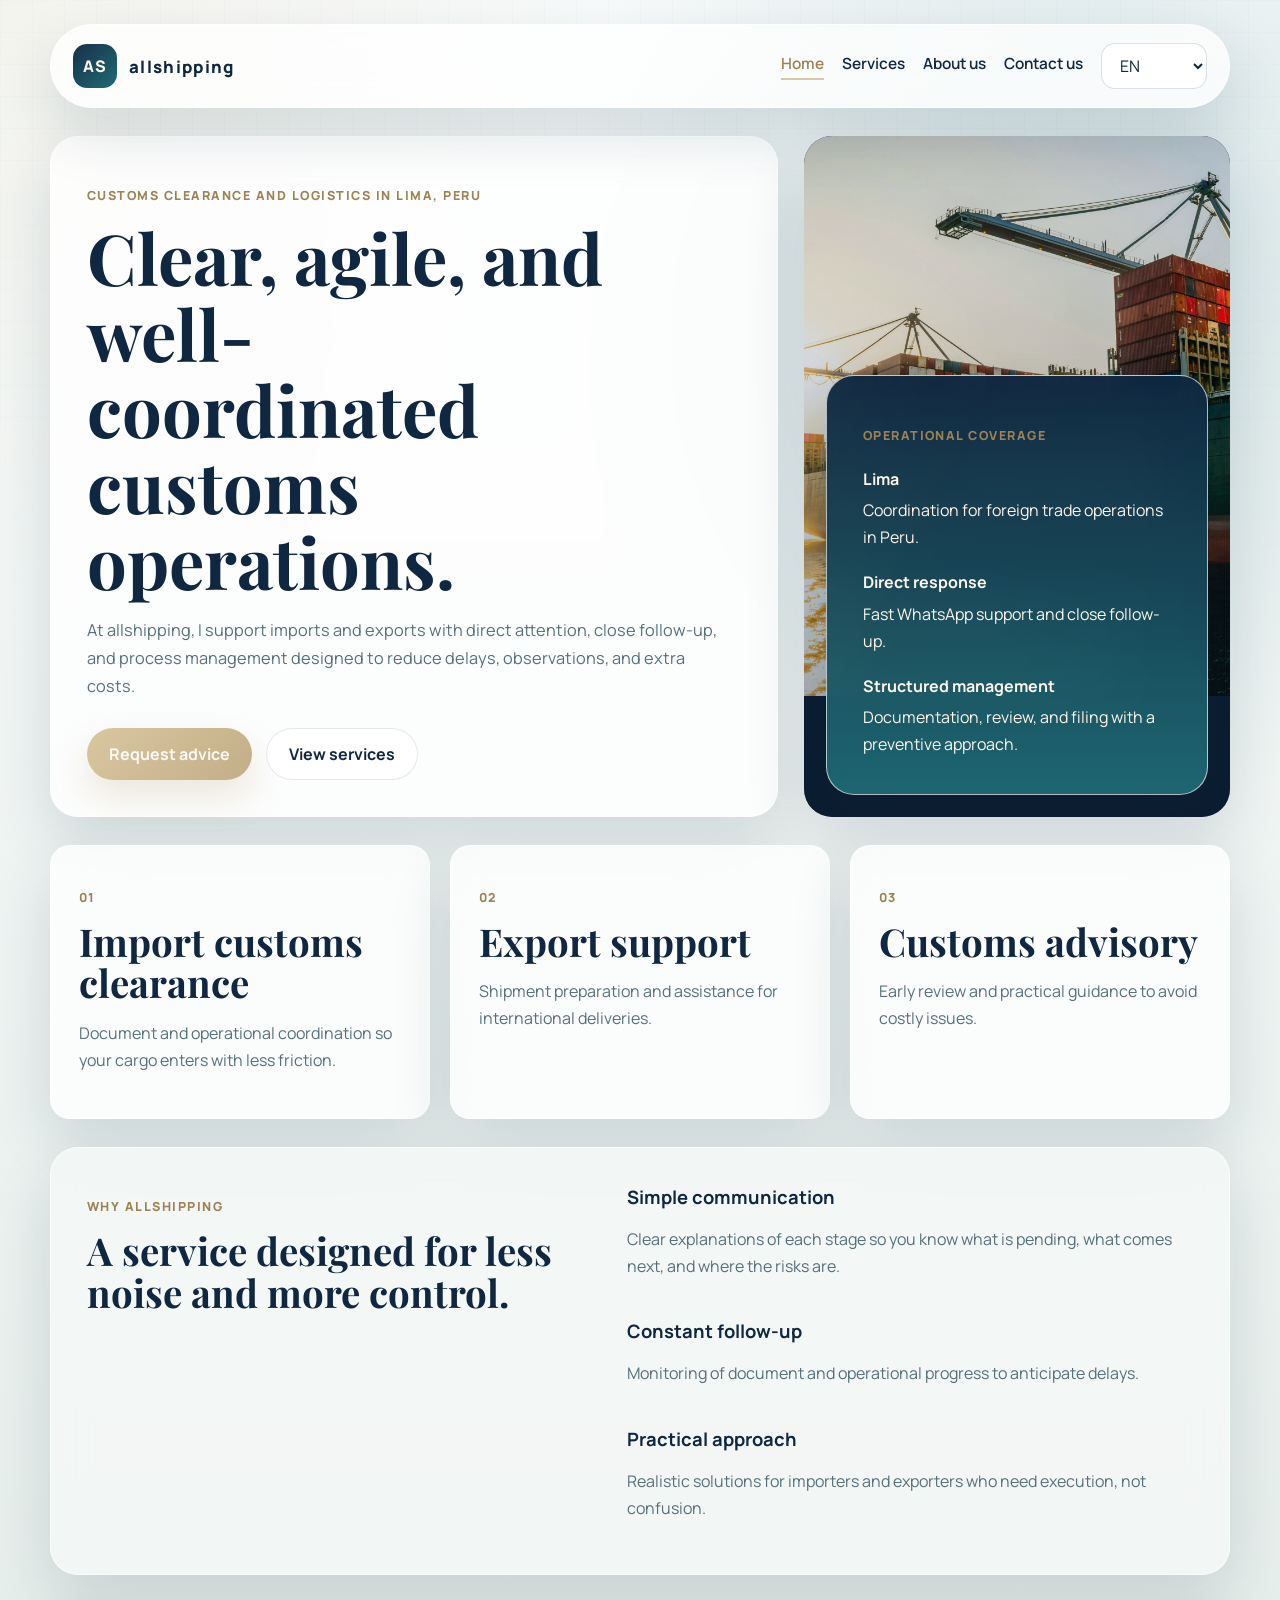
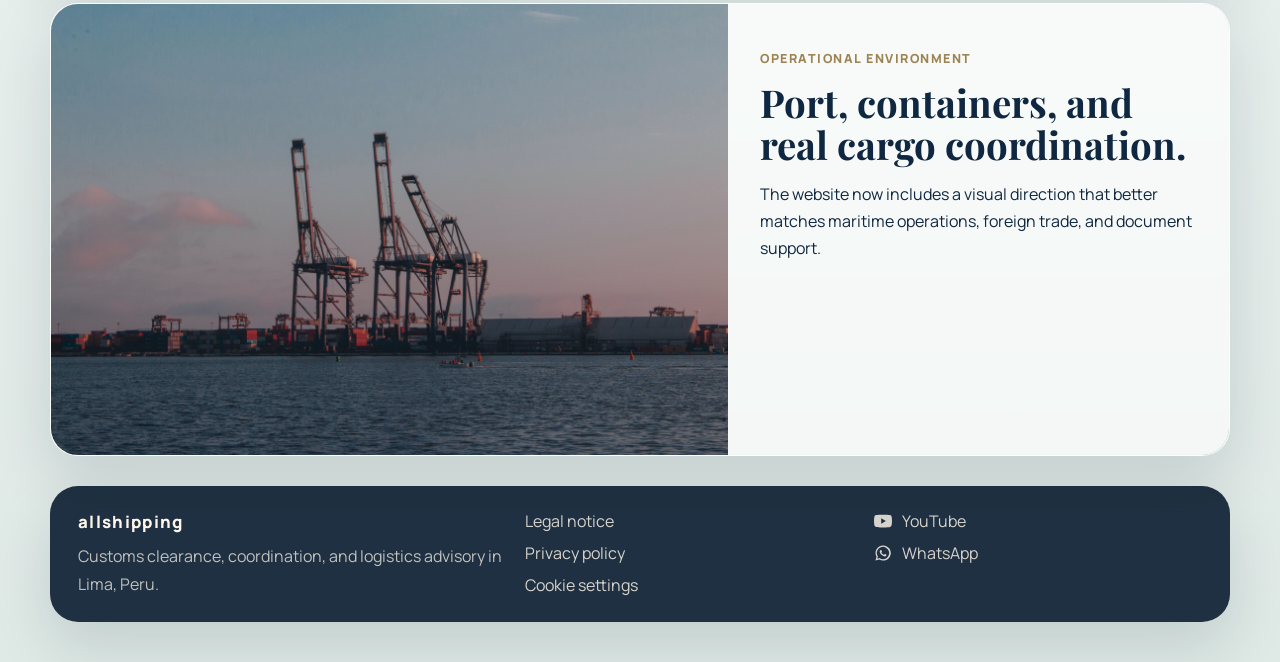
<file: index.html>
<!DOCTYPE html>
<html lang="es">
  <head>
    <meta charset="UTF-8" />
    <meta name="viewport" content="width=device-width, initial-scale=1.0" />
    <title>allshipping | Desaduanaje en Lima, Perú</title>
    <meta
      name="description"
      content="All Shipping ofrece servicios de desaduanaje, agencia de aduanas, transporte marítimo y transporte aéreo en Lima, Perú."
    />
    <link rel="canonical" href="https://isaacve.github.io/allshipping/" />
    <meta name="robots" content="index,follow" />
    <meta property="og:type" content="website" />
    <meta property="og:site_name" content="All Shipping" />
    <meta property="og:title" content="All Shipping | Desaduanaje en Lima, Perú" />
    <meta
      property="og:description"
      content="Agencia de aduanas y soluciones de transporte internacional en Lima, Perú."
    />
    <meta property="og:url" content="https://isaacve.github.io/allshipping/" />
    <meta property="og:image" content="https://isaacve.github.io/allshipping/assets/hero-maritime.jpg" />
    <meta name="twitter:card" content="summary_large_image" />
    <meta name="twitter:title" content="All Shipping | Desaduanaje en Lima, Perú" />
    <meta
      name="twitter:description"
      content="Agencia de aduanas y soluciones de transporte internacional en Lima, Perú."
    />
    <meta name="twitter:image" content="https://isaacve.github.io/allshipping/assets/hero-maritime.jpg" />
    <link rel="preconnect" href="https://fonts.googleapis.com" />
    <link rel="preconnect" href="https://fonts.gstatic.com" crossorigin />
    <link
      href="https://fonts.googleapis.com/css2?family=Manrope:wght@400;500;700;800&family=Playfair+Display:wght@700&family=Noto+Sans+TC:wght@400;500;700&display=swap"
      rel="stylesheet"
    />
    <link rel="stylesheet" href="styles.css" />
    <script type="application/ld+json">
      {
        "@context": "https://schema.org",
        "@type": "Organization",
        "name": "All Shipping",
        "url": "https://isaacve.github.io/allshipping/",
        "logo": "https://isaacve.github.io/allshipping/assets/hero-maritime.jpg",
        "sameAs": [
          "https://www.youtube.com/@AllShipping",
          "https://wa.me/51920489288"
        ],
        "address": {
          "@type": "PostalAddress",
          "addressLocality": "Lima",
          "addressCountry": "PE"
        },
        "contactPoint": {
          "@type": "ContactPoint",
          "telephone": "+51 920 489 288",
          "contactType": "customer service",
          "areaServed": "PE",
          "availableLanguage": ["es", "en", "zh-Hant"]
        },
        "description": "Servicios de desaduanaje, agencia de aduanas, transporte marítimo y transporte aéreo en Lima, Perú."
      }
    </script>
    <script defer src="translations.js" charset="utf-8"></script>
    <script defer src="script.js" charset="utf-8"></script>
  </head>
  <body data-page="home">
    <div class="site-shell">
      <header class="topbar">
        <a class="brand" href="index.html" aria-label="allshipping">
          <span class="brand-mark">AS</span>
          <span class="brand-text">allshipping</span>
        </a>
        <button class="menu-toggle" type="button" aria-expanded="false" aria-controls="site-menu">
          <span class="menu-toggle-bar"></span>
          <span class="menu-toggle-bar"></span>
          <span class="menu-toggle-bar"></span>
          <span class="sr-only" data-i18n="nav.menu">Abrir menú</span>
        </button>
        <div class="topbar-actions">
          <div class="site-menu" id="site-menu">
          <nav class="main-nav" aria-label="Principal">
            <a href="index.html" data-i18n="nav.home">Inicio</a>
            <a href="services.html" data-i18n="nav.services">Servicios</a>
            <a href="about.html" data-i18n="nav.about">Sobre nosotros</a>
            <a href="contact.html" data-i18n="nav.contact">Contáctanos</a>
          </nav>
          <label class="language-switcher">
            <span class="sr-only" data-i18n="language.label">Seleccionar idioma</span>
            <select id="language-select" aria-label="Language selector">
              <option value="es">ES</option>
              <option value="en">EN</option>
              <option value="zh-Hant">繁中</option>
            </select>
          </label>
          </div>
        </div>
      </header>

      <main>
        <section class="hero">
          <div class="hero-copy">
            <p class="eyebrow" data-i18n="home.eyebrow">Desaduanaje y logística en Lima, Perú</p>
            <h1 data-i18n="home.title">Despachos aduaneros claros, ágiles y bien coordinados.</h1>
            <p class="hero-text" data-i18n="home.description">
              En allshipping acompañamos importaciones y exportaciones con atención directa, seguimiento
              puntual y una gestión pensada para reducir tiempos, observaciones y sobrecostos.
            </p>
            <div class="hero-actions">
              <a class="button button-primary" href="contact.html" data-i18n="home.primaryCta">Solicitar asesoría</a>
              <a class="button button-secondary" href="services.html" data-i18n="home.secondaryCta">Ver servicios</a>
            </div>
          </div>
          <figure class="hero-media">
            <img
              src="assets/hero-maritime.jpg"
              alt="Buque portacontenedores operando en puerto"
              data-i18n-alt="home.heroAlt"
            />
            <figcaption class="hero-card">
              <p class="hero-card-kicker" data-i18n="home.cardKicker">Cobertura operativa</p>
              <ul class="stat-list">
                <li>
                  <strong data-i18n="home.stat1Title">Lima</strong>
                  <span data-i18n="home.stat1Text">Coordinación para operaciones de comercio exterior en Perú.</span>
                </li>
                <li>
                  <strong data-i18n="home.stat2Title">Respuesta directa</strong>
                  <span data-i18n="home.stat2Text">Atención rápida por WhatsApp y seguimiento cercano.</span>
                </li>
                <li>
                  <strong data-i18n="home.stat3Title">Gestión ordenada</strong>
                  <span data-i18n="home.stat3Text">Documentación, revisión y trámite con enfoque preventivo.</span>
                </li>
              </ul>
            </figcaption>
          </figure>
        </section>

        <section class="feature-grid">
          <article class="feature-card">
            <p class="feature-index">01</p>
            <h2 data-i18n="home.feature1Title">Desaduanaje de importación</h2>
            <p data-i18n="home.feature1Text">
              Coordinación documental y operativa para que tu carga ingrese con menos fricción.
            </p>
          </article>
          <article class="feature-card">
            <p class="feature-index">02</p>
            <h2 data-i18n="home.feature2Title">Soporte en exportación</h2>
            <p data-i18n="home.feature2Text">
              Preparación del despacho y acompañamiento para envíos internacionales.
            </p>
          </article>
          <article class="feature-card">
            <p class="feature-index">03</p>
            <h2 data-i18n="home.feature3Title">Asesoría aduanera</h2>
            <p data-i18n="home.feature3Text">
              Revisión previa y orientación práctica para evitar observaciones costosas.
            </p>
          </article>
        </section>

        <section class="split-section">
          <div>
            <p class="section-label" data-i18n="home.whyLabel">Por qué allshipping</p>
            <h2 data-i18n="home.whyTitle">Un servicio pensado para operar con menos ruido y más control.</h2>
          </div>
          <div class="check-list">
            <div>
              <h3 data-i18n="home.why1Title">Comunicación simple</h3>
              <p data-i18n="home.why1Text">
                Explicaciones claras de cada etapa para que sepas qué falta, qué sigue y qué riesgo existe.
              </p>
            </div>
            <div>
              <h3 data-i18n="home.why2Title">Seguimiento constante</h3>
              <p data-i18n="home.why2Text">
                Monitoreo del avance documental y operativo para anticipar demoras.
              </p>
            </div>
            <div>
              <h3 data-i18n="home.why3Title">Enfoque práctico</h3>
              <p data-i18n="home.why3Text">
                Soluciones realistas para importadores y exportadores que necesitan resolver.
              </p>
            </div>
          </div>
        </section>

        <section class="image-strip">
          <article class="media-card">
            <img
              src="assets/port-cranes.jpg"
              alt="Grúas portuarias y terminal marítimo"
              data-i18n-alt="home.galleryAlt"
            />
            <div class="media-copy">
              <p class="section-label" data-i18n="home.galleryLabel">Entorno operativo</p>
              <h2 data-i18n="home.galleryTitle">Puerto, contenedores y coordinación real de carga.</h2>
              <p data-i18n="home.galleryText">
                La web ahora incorpora una línea visual más alineada con operaciones marítimas, comercio exterior y soporte documental.
              </p>
            </div>
          </article>
        </section>
      </main>

      <footer class="site-footer">
        <div class="footer-brand">
          <span class="brand-text">allshipping</span>
          <p data-i18n="footer.tagline">Desaduanaje, coordinación y asesoría logística en Lima, Perú.</p>
        </div>
        <div class="footer-links">
          <a href="legal.html" data-i18n="footer.legal">Aviso legal</a>
          <a href="privacy.html" data-i18n="footer.privacy">Política de privacidad</a>
          <a href="cookies.html" data-i18n="footer.cookies">Configuración de cookies</a>
        </div>
        <div class="footer-links">
          <a class="social-link" href="https://www.youtube.com/@AllShipping" target="_blank" rel="noreferrer">
            <span class="social-icon" aria-hidden="true">
              <svg viewBox="0 0 24 24" focusable="false"><path d="M23.5 6.2a3 3 0 0 0-2.1-2.1C19.5 3.5 12 3.5 12 3.5s-7.5 0-9.4.6A3 3 0 0 0 .5 6.2 31.8 31.8 0 0 0 0 12a31.8 31.8 0 0 0 .5 5.8 3 3 0 0 0 2.1 2.1c1.9.6 9.4.6 9.4.6s7.5 0 9.4-.6a3 3 0 0 0 2.1-2.1A31.8 31.8 0 0 0 24 12a31.8 31.8 0 0 0-.5-5.8ZM9.6 15.6V8.4l6.2 3.6-6.2 3.6Z"/></svg>
            </span>
            <span>YouTube</span>
          </a>
          <a class="social-link" href="https://wa.me/51920489288" target="_blank" rel="noreferrer">
            <span class="social-icon" aria-hidden="true">
              <svg viewBox="0 0 24 24" focusable="false"><path d="M12 2a10 10 0 0 0-8.7 14.9L2 22l5.3-1.4A10 10 0 1 0 12 2Zm0 18.2a8.2 8.2 0 0 1-4.2-1.2l-.3-.2-3.1.8.8-3-.2-.3A8.2 8.2 0 1 1 12 20.2Zm4.5-6.1c-.2-.1-1.4-.7-1.6-.8-.2-.1-.4-.1-.5.1l-.7.9c-.1.1-.3.2-.4.1a6.7 6.7 0 0 1-3.3-2.9c-.1-.2 0-.3.1-.4l.3-.4.2-.4c.1-.1 0-.3 0-.4l-.7-1.7c-.1-.3-.3-.3-.5-.3h-.4c-.2 0-.4.1-.6.3-.2.3-.8.8-.8 1.9s.8 2.3.9 2.5a9.3 9.3 0 0 0 4 3.5c1.8.8 1.8.5 2.2.5.7-.1 1.4-.6 1.6-1.1.2-.6.2-1 .1-1.1-.1-.1-.3-.2-.5-.3Z"/></svg>
            </span>
            <span>WhatsApp</span>
          </a>
        </div>
      </footer>
    </div>
  </body>
</html>
</file>
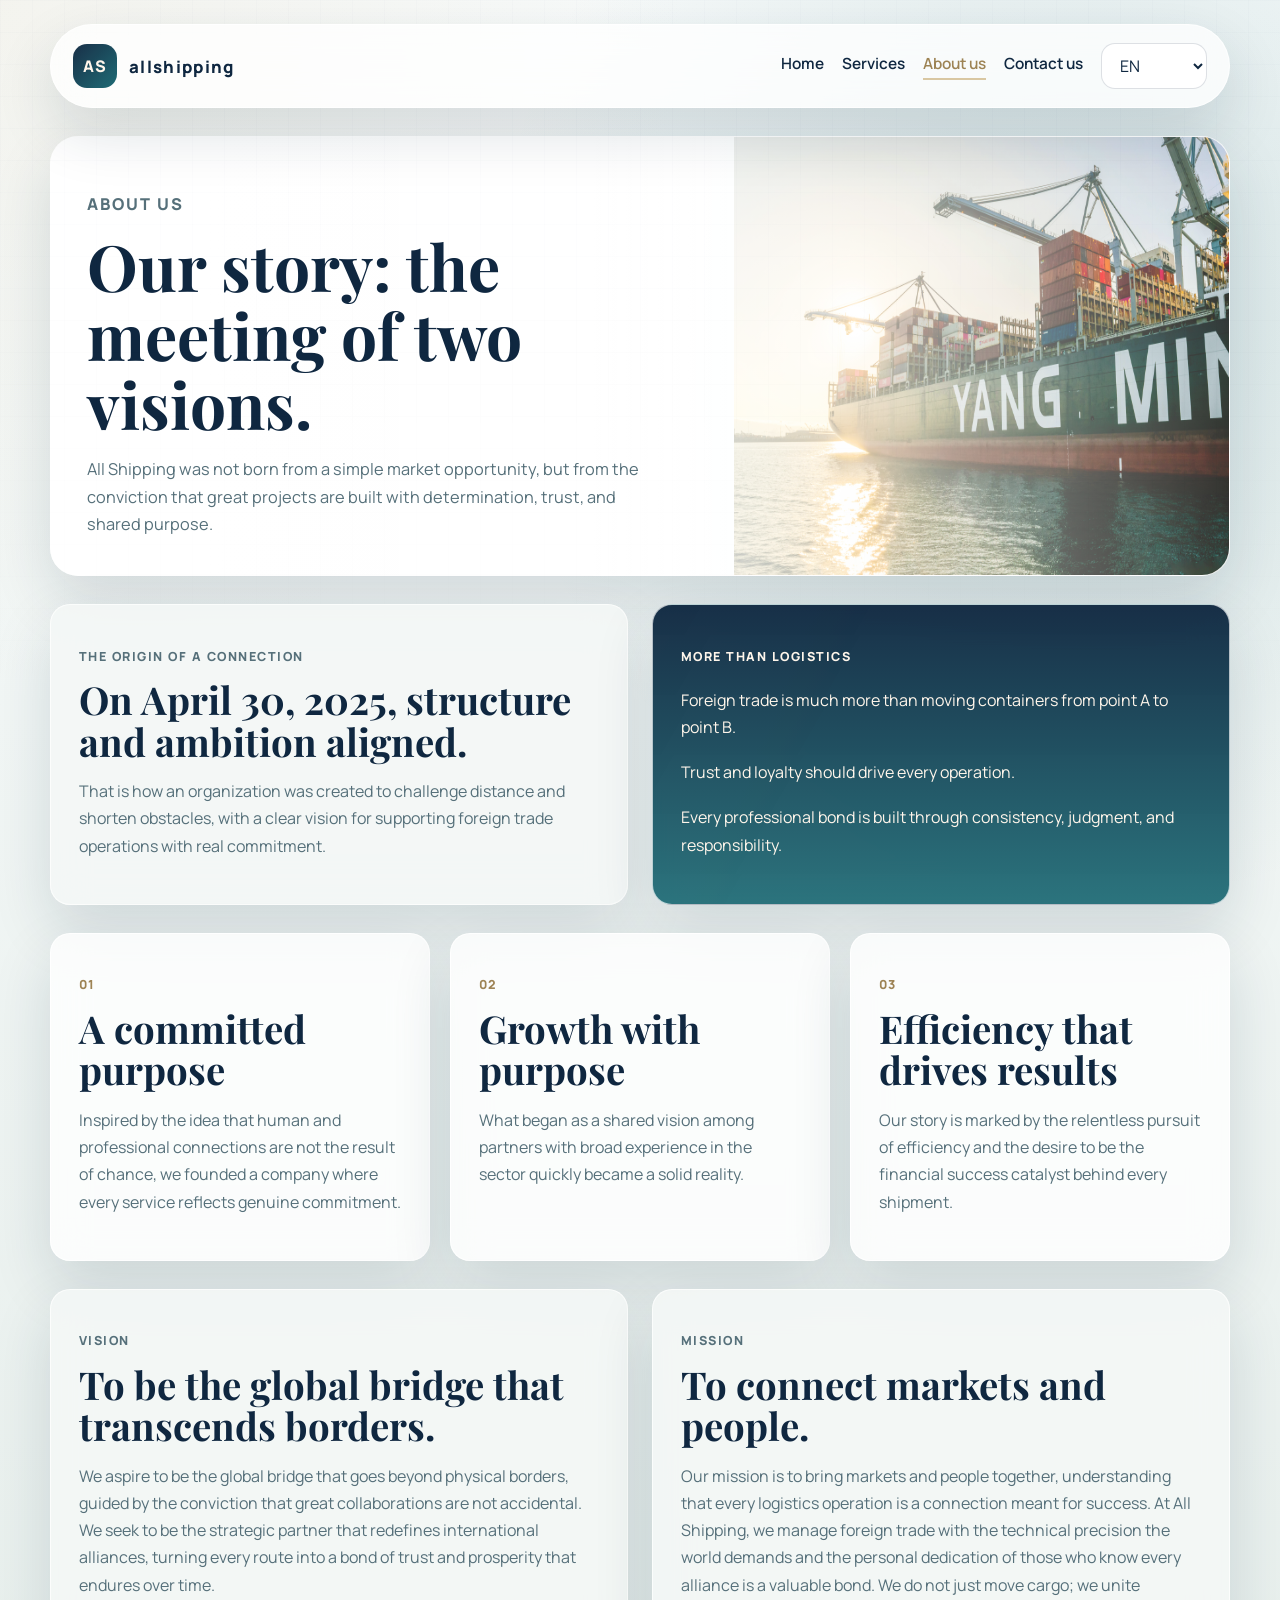
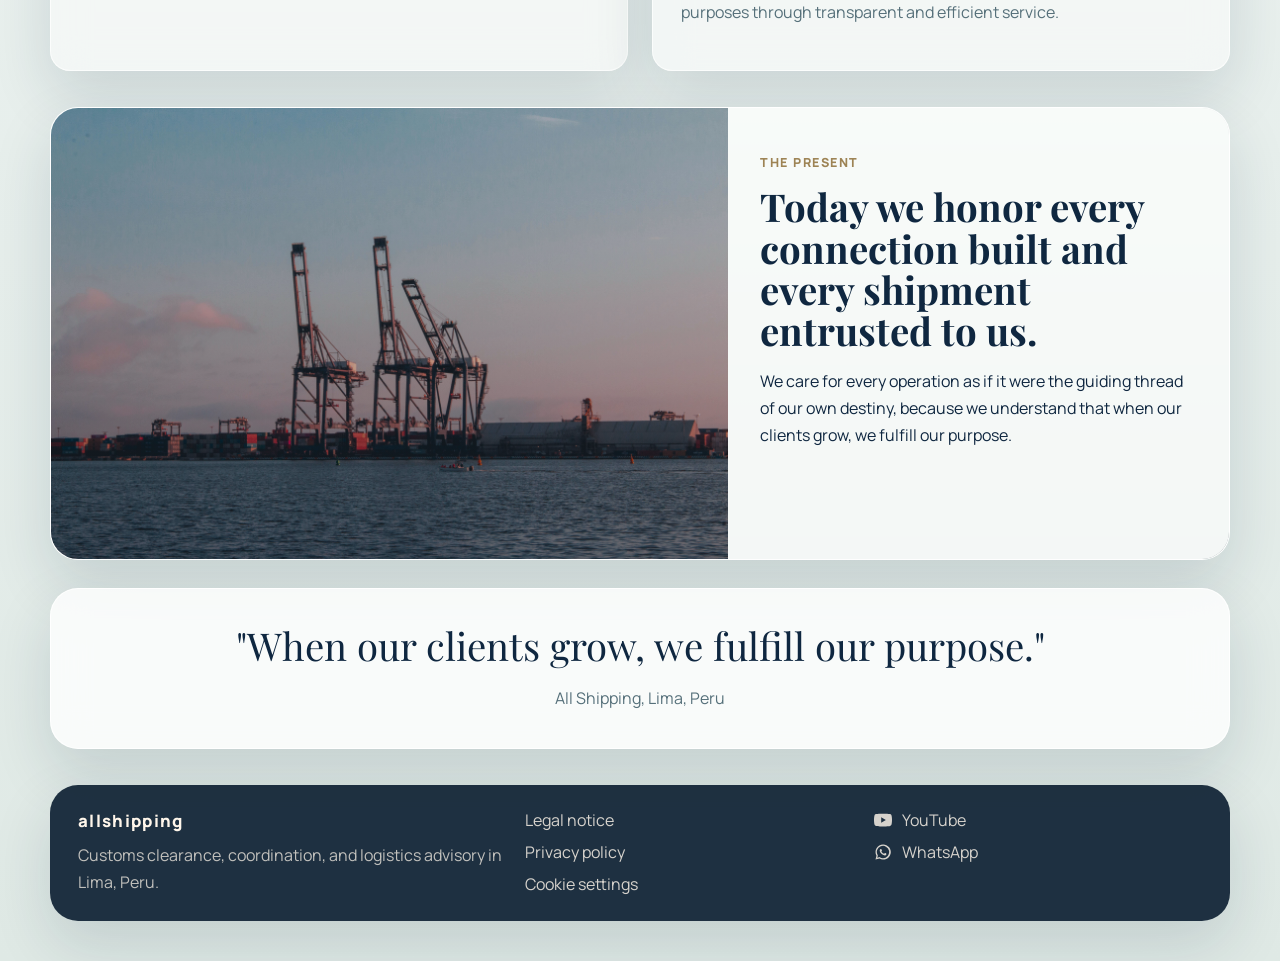
<file: about.html>
<!DOCTYPE html>
<html lang="es">
  <head>
    <meta charset="UTF-8" />
    <meta name="viewport" content="width=device-width, initial-scale=1.0" />
    <title>Sobre nosotros | allshipping</title>
    <meta
      name="description"
      content="Conoce la historia, visión y misión de All Shipping, empresa de comercio exterior y aduanas en Lima, Perú."
    />
    <link rel="canonical" href="https://isaacve.github.io/allshipping/about.html" />
    <meta name="robots" content="index,follow" />
    <meta property="og:type" content="website" />
    <meta property="og:site_name" content="All Shipping" />
    <meta property="og:title" content="Sobre nosotros | All Shipping" />
    <meta
      property="og:description"
      content="Historia, visión y misión de All Shipping en Lima, Perú."
    />
    <meta property="og:url" content="https://isaacve.github.io/allshipping/about.html" />
    <meta property="og:image" content="https://isaacve.github.io/allshipping/assets/hero-maritime.jpg" />
    <meta name="twitter:card" content="summary_large_image" />
    <meta name="twitter:title" content="Sobre nosotros | All Shipping" />
    <meta
      name="twitter:description"
      content="Historia, visión y misión de All Shipping en Lima, Perú."
    />
    <meta name="twitter:image" content="https://isaacve.github.io/allshipping/assets/hero-maritime.jpg" />
    <link rel="preconnect" href="https://fonts.googleapis.com" />
    <link rel="preconnect" href="https://fonts.gstatic.com" crossorigin />
    <link
      href="https://fonts.googleapis.com/css2?family=Manrope:wght@400;500;700;800&family=Playfair+Display:wght@700&family=Noto+Sans+TC:wght@400;500;700&display=swap"
      rel="stylesheet"
    />
    <link rel="stylesheet" href="styles.css" />
    <script type="application/ld+json">
      {
        "@context": "https://schema.org",
        "@type": "AboutPage",
        "name": "Sobre nosotros | All Shipping",
        "url": "https://isaacve.github.io/allshipping/about.html",
        "description": "Historia, visión y misión de All Shipping en Lima, Perú.",
        "publisher": {
          "@type": "Organization",
          "name": "All Shipping",
          "url": "https://isaacve.github.io/allshipping/"
        }
      }
    </script>
    <script defer src="translations.js" charset="utf-8"></script>
    <script defer src="script.js" charset="utf-8"></script>
  </head>
  <body data-page="about">
    <div class="site-shell">
      <header class="topbar">
        <a class="brand" href="index.html" aria-label="allshipping">
          <span class="brand-mark">AS</span>
          <span class="brand-text">allshipping</span>
        </a>
        <button class="menu-toggle" type="button" aria-expanded="false" aria-controls="site-menu">
          <span class="menu-toggle-bar"></span>
          <span class="menu-toggle-bar"></span>
          <span class="menu-toggle-bar"></span>
          <span class="sr-only" data-i18n="nav.menu">Abrir menú</span>
        </button>
        <div class="topbar-actions">
          <div class="site-menu" id="site-menu">
          <nav class="main-nav" aria-label="Principal">
            <a href="index.html" data-i18n="nav.home">Inicio</a>
            <a href="services.html" data-i18n="nav.services">Servicios</a>
            <a href="about.html" data-i18n="nav.about">Sobre nosotros</a>
            <a href="contact.html" data-i18n="nav.contact">Contáctanos</a>
          </nav>
          <label class="language-switcher">
            <span class="sr-only" data-i18n="language.label">Seleccionar idioma</span>
            <select id="language-select" aria-label="Language selector">
              <option value="es">ES</option>
              <option value="en">EN</option>
              <option value="zh-Hant">繁中</option>
            </select>
          </label>
          </div>
        </div>
      </header>

      <main class="page-main">
        <section class="page-hero about-hero">
          <div class="about-hero-copy">
            <p class="eyebrow" data-i18n="about.eyebrow">Sobre nosotros</p>
            <h1 data-i18n="about.title">Nuestra historia: el encuentro de dos visiones.</h1>
            <p data-i18n="about.description">
              All Shipping no nació de una simple oportunidad de mercado, sino de la convicción de que los
              grandes proyectos se construyen con voluntad, confianza y propósito compartido.
            </p>
          </div>
        </section>

        <section class="about-layout">
          <article class="about-panel">
            <p class="section-label" data-i18n="about.missionLabel">El origen de una conexión</p>
            <h2 data-i18n="about.missionTitle">El 30 de abril de 2025, la estructura y los sueños se alinearon.</h2>
            <p data-i18n="about.missionText">
              Así nació una organización diseñada para desafiar las distancias y acortar los desafíos,
              con una visión clara sobre cómo acompañar operaciones de comercio exterior con compromiso real.
            </p>
          </article>
          <article class="about-panel accent-panel">
            <p class="section-label" data-i18n="about.valuesLabel">Más que logística</p>
            <ul class="value-list">
              <li data-i18n="about.value1">El comercio exterior es mucho más que mover contenedores de un punto A a un punto B.</li>
              <li data-i18n="about.value2">La confianza y la lealtad deben ser el motor de cada operación.</li>
              <li data-i18n="about.value3">Cada vínculo profesional se construye con consistencia, criterio y responsabilidad.</li>
            </ul>
          </article>
        </section>

        <section class="feature-grid about-story-grid">
          <article class="feature-card">
            <p class="feature-index">01</p>
            <h2 data-i18n="about.story1Title">Compromiso destinado</h2>
            <p data-i18n="about.story1Text">
              Inspirados en la idea de que las conexiones humanas y profesionales no son fruto del azar,
              fundamos una empresa donde cada servicio responde a un compromiso auténtico.
            </p>
          </article>
          <article class="feature-card">
            <p class="feature-index">02</p>
            <h2 data-i18n="about.story2Title">Crecimiento con propósito</h2>
            <p data-i18n="about.story2Text">
              Lo que comenzó como una visión compartida entre socios con amplia trayectoria en el sector,
              se transformó rápidamente en una realidad sólida.
            </p>
          </article>
          <article class="feature-card">
            <p class="feature-index">03</p>
            <h2 data-i18n="about.story3Title">Eficiencia que impulsa resultados</h2>
            <p data-i18n="about.story3Text">
              Nuestra historia está marcada por la búsqueda incansable de la eficiencia y el deseo de ser
              el catalizador del éxito financiero detrás de cada embarque.
            </p>
          </article>
        </section>

        <section class="about-layout">
          <article class="about-panel">
            <p class="section-label" data-i18n="about.visionLabel">Visión</p>
            <h2 data-i18n="about.visionTitle">Ser el puente global que trasciende fronteras.</h2>
            <p data-i18n="about.visionText">
              Aspiramos a ser el socio estratégico que redefine las alianzas internacionales, convirtiendo
              cada ruta en un lazo de confianza y prosperidad que perdure en el tiempo.
            </p>
          </article>
          <article class="about-panel">
            <p class="section-label" data-i18n="about.mission2Label">Misión</p>
            <h2 data-i18n="about.mission2Title">Facilitar el encuentro entre mercados y personas.</h2>
            <p data-i18n="about.mission2Text">
              En All Shipping gestionamos el comercio exterior con precisión técnica y dedicación personal.
              No solo transportamos carga; unimos propósitos a través de un servicio transparente y eficiente.
            </p>
          </article>
        </section>

        <section class="about-photo">
          <img
            src="assets/port-cranes.jpg"
            alt="Operación portuaria y logística internacional"
            data-i18n-alt="about.photoAlt"
          />
          <div class="about-photo-copy">
            <p class="section-label" data-i18n="about.photoLabel">El presente</p>
            <h2 data-i18n="about.photoTitle">Hoy honramos cada vínculo formado y cada carga confiada.</h2>
            <p data-i18n="about.photoText">
              Cuidamos cada operación como si fuera el hilo conductor de nuestro propio destino, porque
              entendemos que cuando nuestros clientes crecen, nosotros cumplimos nuestro propósito.
            </p>
          </div>
        </section>

        <section class="quote-section">
          <blockquote data-i18n="about.quote">
            “Cuando nuestros clientes crecen, nosotros cumplimos nuestro propósito.”
          </blockquote>
          <p data-i18n="about.quoteCaption">All Shipping, Lima, Perú</p>
        </section>
      </main>

      <footer class="site-footer">
        <div class="footer-brand">
          <span class="brand-text">allshipping</span>
          <p data-i18n="footer.tagline">Desaduanaje, coordinación y asesoría logística en Lima, Perú.</p>
        </div>
        <div class="footer-links">
          <a href="legal.html" data-i18n="footer.legal">Aviso legal</a>
          <a href="privacy.html" data-i18n="footer.privacy">Política de privacidad</a>
          <a href="cookies.html" data-i18n="footer.cookies">Configuración de cookies</a>
        </div>
        <div class="footer-links">
          <a class="social-link" href="https://www.youtube.com/@AllShipping" target="_blank" rel="noreferrer">
            <span class="social-icon" aria-hidden="true">
              <svg viewBox="0 0 24 24" focusable="false"><path d="M23.5 6.2a3 3 0 0 0-2.1-2.1C19.5 3.5 12 3.5 12 3.5s-7.5 0-9.4.6A3 3 0 0 0 .5 6.2 31.8 31.8 0 0 0 0 12a31.8 31.8 0 0 0 .5 5.8 3 3 0 0 0 2.1 2.1c1.9.6 9.4.6 9.4.6s7.5 0 9.4-.6a3 3 0 0 0 2.1-2.1A31.8 31.8 0 0 0 24 12a31.8 31.8 0 0 0-.5-5.8ZM9.6 15.6V8.4l6.2 3.6-6.2 3.6Z"/></svg>
            </span>
            <span>YouTube</span>
          </a>
          <a class="social-link" href="https://wa.me/51920489288" target="_blank" rel="noreferrer">
            <span class="social-icon" aria-hidden="true">
              <svg viewBox="0 0 24 24" focusable="false"><path d="M12 2a10 10 0 0 0-8.7 14.9L2 22l5.3-1.4A10 10 0 1 0 12 2Zm0 18.2a8.2 8.2 0 0 1-4.2-1.2l-.3-.2-3.1.8.8-3-.2-.3A8.2 8.2 0 1 1 12 20.2Zm4.5-6.1c-.2-.1-1.4-.7-1.6-.8-.2-.1-.4-.1-.5.1l-.7.9c-.1.1-.3.2-.4.1a6.7 6.7 0 0 1-3.3-2.9c-.1-.2 0-.3.1-.4l.3-.4.2-.4c.1-.1 0-.3 0-.4l-.7-1.7c-.1-.3-.3-.3-.5-.3h-.4c-.2 0-.4.1-.6.3-.2.3-.8.8-.8 1.9s.8 2.3.9 2.5a9.3 9.3 0 0 0 4 3.5c1.8.8 1.8.5 2.2.5.7-.1 1.4-.6 1.6-1.1.2-.6.2-1 .1-1.1-.1-.1-.3-.2-.5-.3Z"/></svg>
            </span>
            <span>WhatsApp</span>
          </a>
        </div>
      </footer>
    </div>
  </body>
</html>
</file>
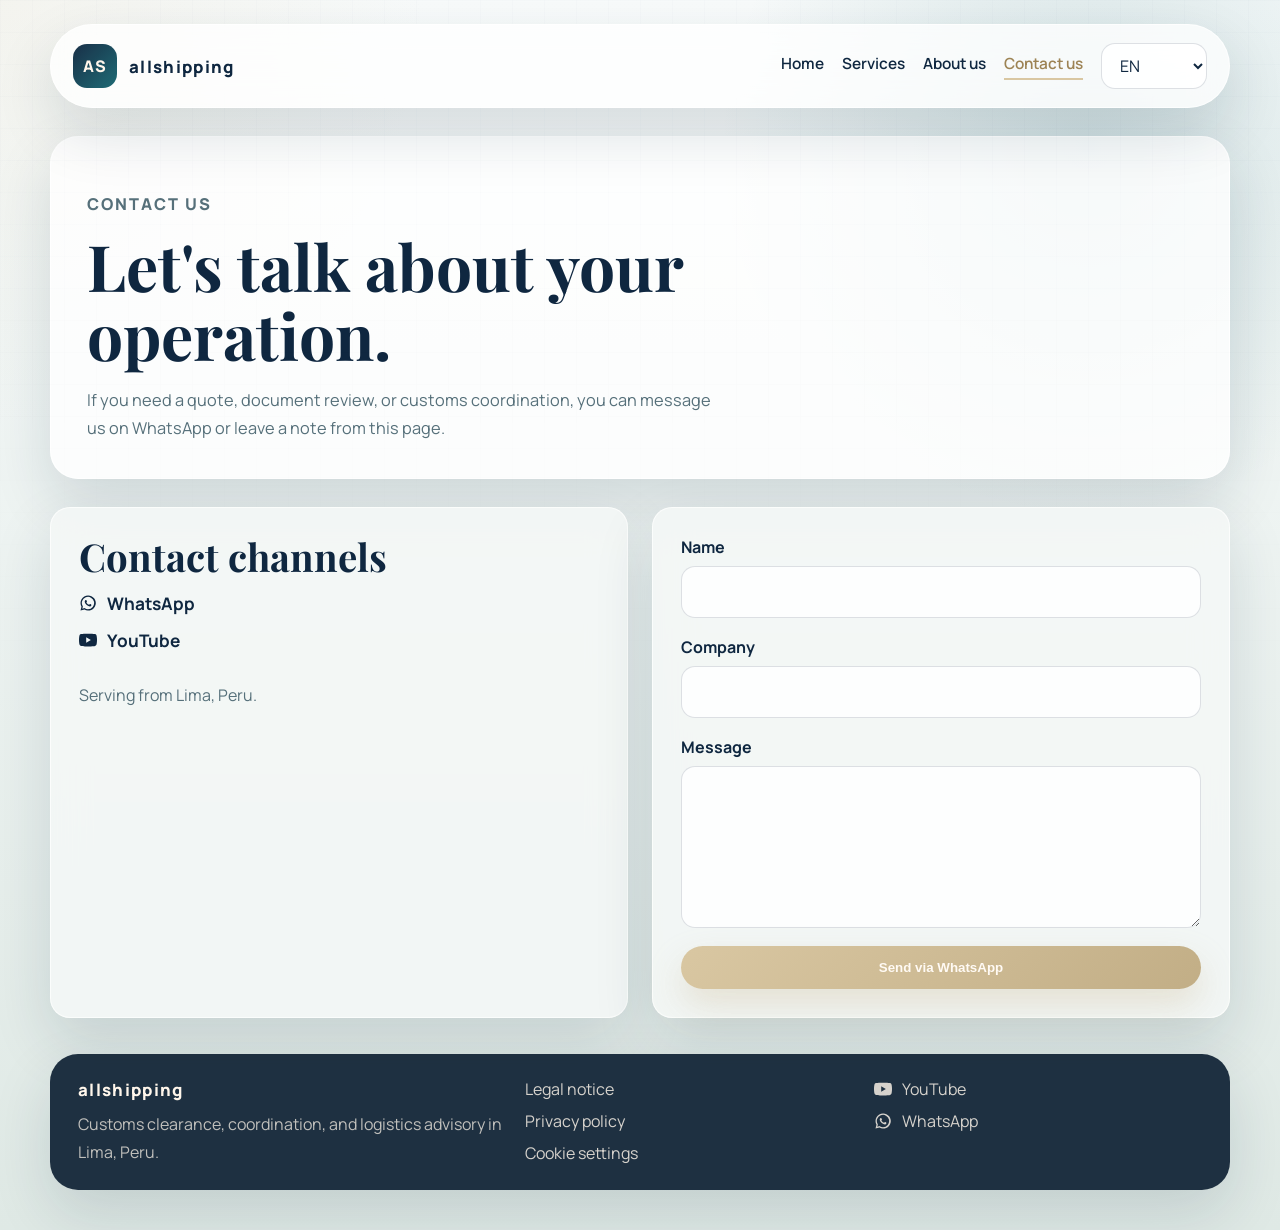
<file: contact.html>
<!DOCTYPE html>
<html lang="es">
  <head>
    <meta charset="UTF-8" />
    <meta name="viewport" content="width=device-width, initial-scale=1.0" />
    <title>Contáctanos | allshipping</title>
    <meta
      name="description"
      content="Contáctanos para coordinar servicios de aduanas, desaduanaje y transporte internacional en Lima, Perú."
    />
    <link rel="canonical" href="https://isaacve.github.io/allshipping/contact.html" />
    <meta name="robots" content="index,follow" />
    <meta property="og:type" content="website" />
    <meta property="og:site_name" content="All Shipping" />
    <meta property="og:title" content="Contáctanos | All Shipping" />
    <meta
      property="og:description"
      content="Escríbenos por WhatsApp o desde la web para coordinar servicios de comercio exterior."
    />
    <meta property="og:url" content="https://isaacve.github.io/allshipping/contact.html" />
    <meta property="og:image" content="https://isaacve.github.io/allshipping/assets/port-cranes.jpg" />
    <meta name="twitter:card" content="summary_large_image" />
    <meta name="twitter:title" content="Contáctanos | All Shipping" />
    <meta
      name="twitter:description"
      content="Escríbenos por WhatsApp o desde la web para coordinar servicios de comercio exterior."
    />
    <meta name="twitter:image" content="https://isaacve.github.io/allshipping/assets/port-cranes.jpg" />
    <link rel="preconnect" href="https://fonts.googleapis.com" />
    <link rel="preconnect" href="https://fonts.gstatic.com" crossorigin />
    <link
      href="https://fonts.googleapis.com/css2?family=Manrope:wght@400;500;700;800&family=Playfair+Display:wght@700&family=Noto+Sans+TC:wght@400;500;700&display=swap"
      rel="stylesheet"
    />
    <link rel="stylesheet" href="styles.css" />
    <script type="application/ld+json">
      {
        "@context": "https://schema.org",
        "@type": "ContactPage",
        "name": "Contáctanos | All Shipping",
        "url": "https://isaacve.github.io/allshipping/contact.html",
        "description": "Contacto comercial para servicios de aduanas y transporte internacional.",
        "publisher": {
          "@type": "Organization",
          "name": "All Shipping",
          "url": "https://isaacve.github.io/allshipping/"
        }
      }
    </script>
    <script defer src="translations.js" charset="utf-8"></script>
    <script defer src="script.js" charset="utf-8"></script>
  </head>
  <body data-page="contact">
    <div class="site-shell">
      <header class="topbar">
        <a class="brand" href="index.html" aria-label="allshipping">
          <span class="brand-mark">AS</span>
          <span class="brand-text">allshipping</span>
        </a>
        <button class="menu-toggle" type="button" aria-expanded="false" aria-controls="site-menu">
          <span class="menu-toggle-bar"></span>
          <span class="menu-toggle-bar"></span>
          <span class="menu-toggle-bar"></span>
          <span class="sr-only" data-i18n="nav.menu">Abrir menú</span>
        </button>
        <div class="topbar-actions">
          <div class="site-menu" id="site-menu">
          <nav class="main-nav" aria-label="Principal">
            <a href="index.html" data-i18n="nav.home">Inicio</a>
            <a href="services.html" data-i18n="nav.services">Servicios</a>
            <a href="about.html" data-i18n="nav.about">Sobre nosotros</a>
            <a href="contact.html" data-i18n="nav.contact">Contáctanos</a>
          </nav>
          <label class="language-switcher">
            <span class="sr-only" data-i18n="language.label">Seleccionar idioma</span>
            <select id="language-select" aria-label="Language selector">
              <option value="es">ES</option>
              <option value="en">EN</option>
              <option value="zh-Hant">繁中</option>
            </select>
          </label>
          </div>
        </div>
      </header>

      <main class="page-main">
        <section class="page-hero">
          <p class="eyebrow" data-i18n="contact.eyebrow">Contáctanos</p>
          <h1 data-i18n="contact.title">Conversemos sobre tu operación.</h1>
          <p data-i18n="contact.description">
            Si necesitas cotizar, revisar documentos o coordinar un despacho, puedes escribirnos por
            WhatsApp o dejar un mensaje desde esta página.
          </p>
        </section>

        <section class="contact-layout">
          <div class="contact-panel">
            <h2 data-i18n="contact.directTitle">Canales de contacto</h2>
            <a class="contact-link social-link" href="https://wa.me/51920489288" target="_blank" rel="noreferrer">
              <span class="social-icon" aria-hidden="true">
                <svg viewBox="0 0 24 24" focusable="false"><path d="M12 2a10 10 0 0 0-8.7 14.9L2 22l5.3-1.4A10 10 0 1 0 12 2Zm0 18.2a8.2 8.2 0 0 1-4.2-1.2l-.3-.2-3.1.8.8-3-.2-.3A8.2 8.2 0 1 1 12 20.2Zm4.5-6.1c-.2-.1-1.4-.7-1.6-.8-.2-.1-.4-.1-.5.1l-.7.9c-.1.1-.3.2-.4.1a6.7 6.7 0 0 1-3.3-2.9c-.1-.2 0-.3.1-.4l.3-.4.2-.4c.1-.1 0-.3 0-.4l-.7-1.7c-.1-.3-.3-.3-.5-.3h-.4c-.2 0-.4.1-.6.3-.2.3-.8.8-.8 1.9s.8 2.3.9 2.5a9.3 9.3 0 0 0 4 3.5c1.8.8 1.8.5 2.2.5.7-.1 1.4-.6 1.6-1.1.2-.6.2-1 .1-1.1-.1-.1-.3-.2-.5-.3Z"/></svg>
              </span>
              <span>WhatsApp</span>
            </a>
            <a class="contact-link social-link" href="https://www.youtube.com/@AllShipping" target="_blank" rel="noreferrer">
              <span class="social-icon" aria-hidden="true">
                <svg viewBox="0 0 24 24" focusable="false"><path d="M23.5 6.2a3 3 0 0 0-2.1-2.1C19.5 3.5 12 3.5 12 3.5s-7.5 0-9.4.6A3 3 0 0 0 .5 6.2 31.8 31.8 0 0 0 0 12a31.8 31.8 0 0 0 .5 5.8 3 3 0 0 0 2.1 2.1c1.9.6 9.4.6 9.4.6s7.5 0 9.4-.6a3 3 0 0 0 2.1-2.1A31.8 31.8 0 0 0 24 12a31.8 31.8 0 0 0-.5-5.8ZM9.6 15.6V8.4l6.2 3.6-6.2 3.6Z"/></svg>
              </span>
              <span>YouTube</span>
            </a>
            <p data-i18n="contact.location">Atención desde Lima, Perú.</p>
          </div>

          <form class="contact-form" id="contact-form">
            <label>
              <span data-i18n="contact.formName">Nombre</span>
              <input type="text" id="contact-name" name="name" required />
            </label>
            <label>
              <span data-i18n="contact.formCompany">Empresa</span>
              <input type="text" id="contact-company" name="company" />
            </label>
            <label>
              <span data-i18n="contact.formMessage">Mensaje</span>
              <textarea id="contact-message" name="message" rows="6" required></textarea>
            </label>
            <button class="button button-primary" type="submit" data-i18n="contact.formSubmit">
              Enviar por WhatsApp
            </button>
          </form>
        </section>
      </main>

      <footer class="site-footer">
        <div class="footer-brand">
          <span class="brand-text">allshipping</span>
          <p data-i18n="footer.tagline">Desaduanaje, coordinación y asesoría logística en Lima, Perú.</p>
        </div>
        <div class="footer-links">
          <a href="legal.html" data-i18n="footer.legal">Aviso legal</a>
          <a href="privacy.html" data-i18n="footer.privacy">Política de privacidad</a>
          <a href="cookies.html" data-i18n="footer.cookies">Configuración de cookies</a>
        </div>
        <div class="footer-links">
          <a class="social-link" href="https://www.youtube.com/@AllShipping" target="_blank" rel="noreferrer">
            <span class="social-icon" aria-hidden="true">
              <svg viewBox="0 0 24 24" focusable="false"><path d="M23.5 6.2a3 3 0 0 0-2.1-2.1C19.5 3.5 12 3.5 12 3.5s-7.5 0-9.4.6A3 3 0 0 0 .5 6.2 31.8 31.8 0 0 0 0 12a31.8 31.8 0 0 0 .5 5.8 3 3 0 0 0 2.1 2.1c1.9.6 9.4.6 9.4.6s7.5 0 9.4-.6a3 3 0 0 0 2.1-2.1A31.8 31.8 0 0 0 24 12a31.8 31.8 0 0 0-.5-5.8ZM9.6 15.6V8.4l6.2 3.6-6.2 3.6Z"/></svg>
            </span>
            <span>YouTube</span>
          </a>
          <a class="social-link" href="https://wa.me/51920489288" target="_blank" rel="noreferrer">
            <span class="social-icon" aria-hidden="true">
              <svg viewBox="0 0 24 24" focusable="false"><path d="M12 2a10 10 0 0 0-8.7 14.9L2 22l5.3-1.4A10 10 0 1 0 12 2Zm0 18.2a8.2 8.2 0 0 1-4.2-1.2l-.3-.2-3.1.8.8-3-.2-.3A8.2 8.2 0 1 1 12 20.2Zm4.5-6.1c-.2-.1-1.4-.7-1.6-.8-.2-.1-.4-.1-.5.1l-.7.9c-.1.1-.3.2-.4.1a6.7 6.7 0 0 1-3.3-2.9c-.1-.2 0-.3.1-.4l.3-.4.2-.4c.1-.1 0-.3 0-.4l-.7-1.7c-.1-.3-.3-.3-.5-.3h-.4c-.2 0-.4.1-.6.3-.2.3-.8.8-.8 1.9s.8 2.3.9 2.5a9.3 9.3 0 0 0 4 3.5c1.8.8 1.8.5 2.2.5.7-.1 1.4-.6 1.6-1.1.2-.6.2-1 .1-1.1-.1-.1-.3-.2-.5-.3Z"/></svg>
            </span>
            <span>WhatsApp</span>
          </a>
        </div>
      </footer>
    </div>
  </body>
</html>
</file>
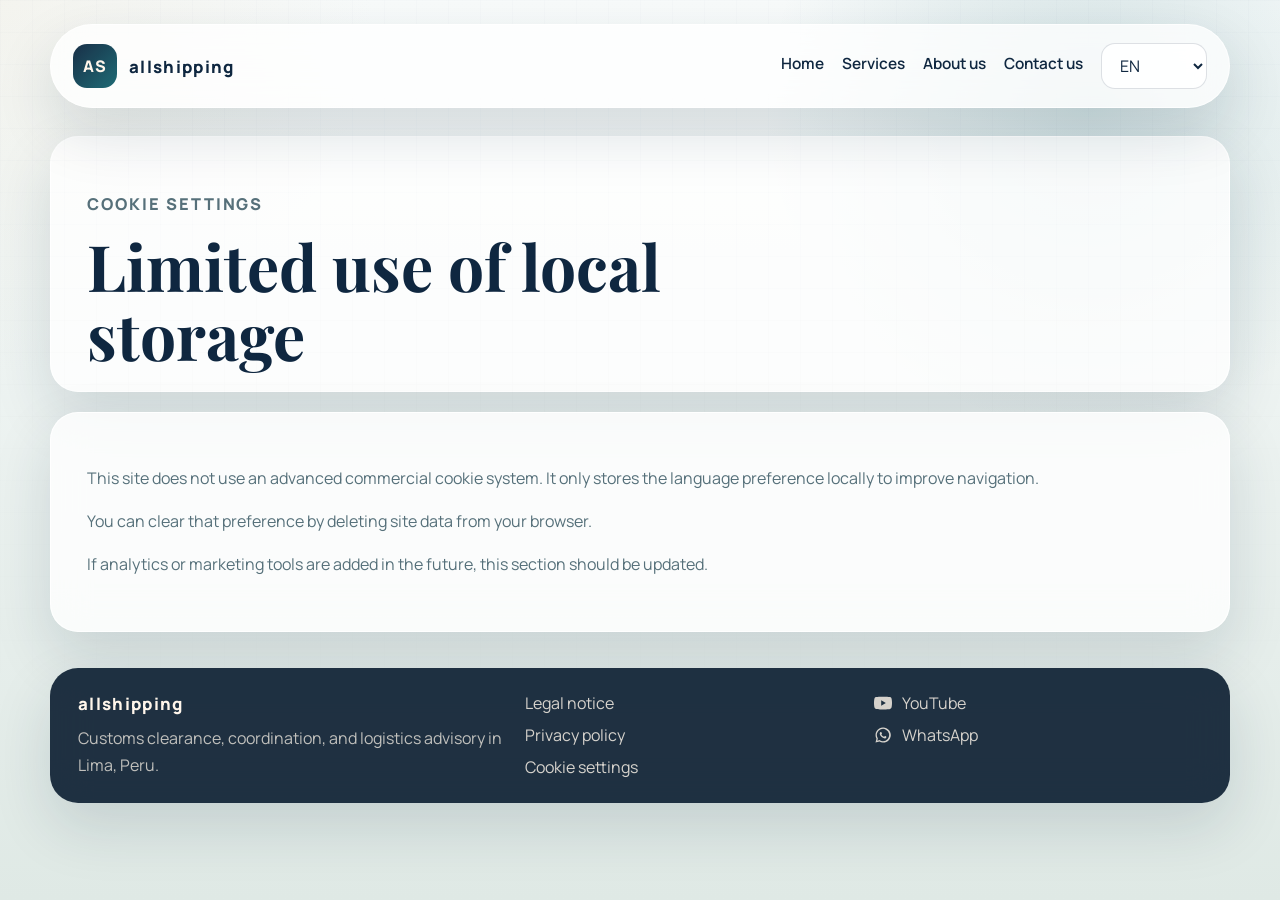
<file: cookies.html>
<!DOCTYPE html>
<html lang="es">
  <head>
    <meta charset="UTF-8" />
    <meta name="viewport" content="width=device-width, initial-scale=1.0" />
    <title>Configuración de cookies | allshipping</title>
    <meta name="description" content="Información sobre cookies y almacenamiento local en el sitio de All Shipping." />
    <link rel="canonical" href="https://isaacve.github.io/allshipping/cookies.html" />
    <meta name="robots" content="index,follow" />
    <link rel="preconnect" href="https://fonts.googleapis.com" />
    <link rel="preconnect" href="https://fonts.gstatic.com" crossorigin />
    <link
      href="https://fonts.googleapis.com/css2?family=Manrope:wght@400;500;700;800&family=Playfair+Display:wght@700&family=Noto+Sans+TC:wght@400;500;700&display=swap"
      rel="stylesheet"
    />
    <link rel="stylesheet" href="styles.css" />
    <script defer src="translations.js" charset="utf-8"></script>
    <script defer src="script.js" charset="utf-8"></script>
  </head>
  <body data-page="cookies">
    <div class="site-shell">
      <header class="topbar">
        <a class="brand" href="index.html" aria-label="allshipping">
          <span class="brand-mark">AS</span>
          <span class="brand-text">allshipping</span>
        </a>
        <button class="menu-toggle" type="button" aria-expanded="false" aria-controls="site-menu">
          <span class="menu-toggle-bar"></span>
          <span class="menu-toggle-bar"></span>
          <span class="menu-toggle-bar"></span>
          <span class="sr-only" data-i18n="nav.menu">Abrir menú</span>
        </button>
        <div class="topbar-actions">
          <div class="site-menu" id="site-menu">
          <nav class="main-nav" aria-label="Principal">
            <a href="index.html" data-i18n="nav.home">Inicio</a>
            <a href="services.html" data-i18n="nav.services">Servicios</a>
            <a href="about.html" data-i18n="nav.about">Sobre nosotros</a>
            <a href="contact.html" data-i18n="nav.contact">Contáctanos</a>
          </nav>
          <label class="language-switcher">
            <span class="sr-only" data-i18n="language.label">Seleccionar idioma</span>
            <select id="language-select" aria-label="Language selector">
              <option value="es">ES</option>
              <option value="en">EN</option>
              <option value="zh-Hant">繁中</option>
            </select>
          </label>
          </div>
        </div>
      </header>

      <main class="page-main legal-page">
        <section class="page-hero compact-hero">
          <p class="eyebrow" data-i18n="cookies.eyebrow">Configuración de cookies</p>
          <h1 data-i18n="cookies.title">Uso limitado de almacenamiento local</h1>
        </section>
        <section class="legal-content">
          <p data-i18n="cookies.p1">
            Este sitio no utiliza un sistema avanzado de cookies comerciales. Solo guarda localmente la preferencia de idioma para mejorar la navegación.
          </p>
          <p data-i18n="cookies.p2">
            Puedes borrar esa preferencia eliminando los datos del sitio desde tu navegador.
          </p>
          <p data-i18n="cookies.p3">
            Si en el futuro se añaden herramientas de analítica o marketing, esta sección deberá actualizarse.
          </p>
        </section>
      </main>

      <footer class="site-footer">
        <div class="footer-brand">
          <span class="brand-text">allshipping</span>
          <p data-i18n="footer.tagline">Desaduanaje, coordinación y asesoría logística en Lima, Perú.</p>
        </div>
        <div class="footer-links">
          <a href="legal.html" data-i18n="footer.legal">Aviso legal</a>
          <a href="privacy.html" data-i18n="footer.privacy">Política de privacidad</a>
          <a href="cookies.html" data-i18n="footer.cookies">Configuración de cookies</a>
        </div>
        <div class="footer-links">
          <a class="social-link" href="https://www.youtube.com/@AllShipping" target="_blank" rel="noreferrer">
            <span class="social-icon" aria-hidden="true">
              <svg viewBox="0 0 24 24" focusable="false"><path d="M23.5 6.2a3 3 0 0 0-2.1-2.1C19.5 3.5 12 3.5 12 3.5s-7.5 0-9.4.6A3 3 0 0 0 .5 6.2 31.8 31.8 0 0 0 0 12a31.8 31.8 0 0 0 .5 5.8 3 3 0 0 0 2.1 2.1c1.9.6 9.4.6 9.4.6s7.5 0 9.4-.6a3 3 0 0 0 2.1-2.1A31.8 31.8 0 0 0 24 12a31.8 31.8 0 0 0-.5-5.8ZM9.6 15.6V8.4l6.2 3.6-6.2 3.6Z"/></svg>
            </span>
            <span>YouTube</span>
          </a>
          <a class="social-link" href="https://wa.me/51920489288" target="_blank" rel="noreferrer">
            <span class="social-icon" aria-hidden="true">
              <svg viewBox="0 0 24 24" focusable="false"><path d="M12 2a10 10 0 0 0-8.7 14.9L2 22l5.3-1.4A10 10 0 1 0 12 2Zm0 18.2a8.2 8.2 0 0 1-4.2-1.2l-.3-.2-3.1.8.8-3-.2-.3A8.2 8.2 0 1 1 12 20.2Zm4.5-6.1c-.2-.1-1.4-.7-1.6-.8-.2-.1-.4-.1-.5.1l-.7.9c-.1.1-.3.2-.4.1a6.7 6.7 0 0 1-3.3-2.9c-.1-.2 0-.3.1-.4l.3-.4.2-.4c.1-.1 0-.3 0-.4l-.7-1.7c-.1-.3-.3-.3-.5-.3h-.4c-.2 0-.4.1-.6.3-.2.3-.8.8-.8 1.9s.8 2.3.9 2.5a9.3 9.3 0 0 0 4 3.5c1.8.8 1.8.5 2.2.5.7-.1 1.4-.6 1.6-1.1.2-.6.2-1 .1-1.1-.1-.1-.3-.2-.5-.3Z"/></svg>
            </span>
            <span>WhatsApp</span>
          </a>
        </div>
      </footer>
    </div>
  </body>
</html>
</file>
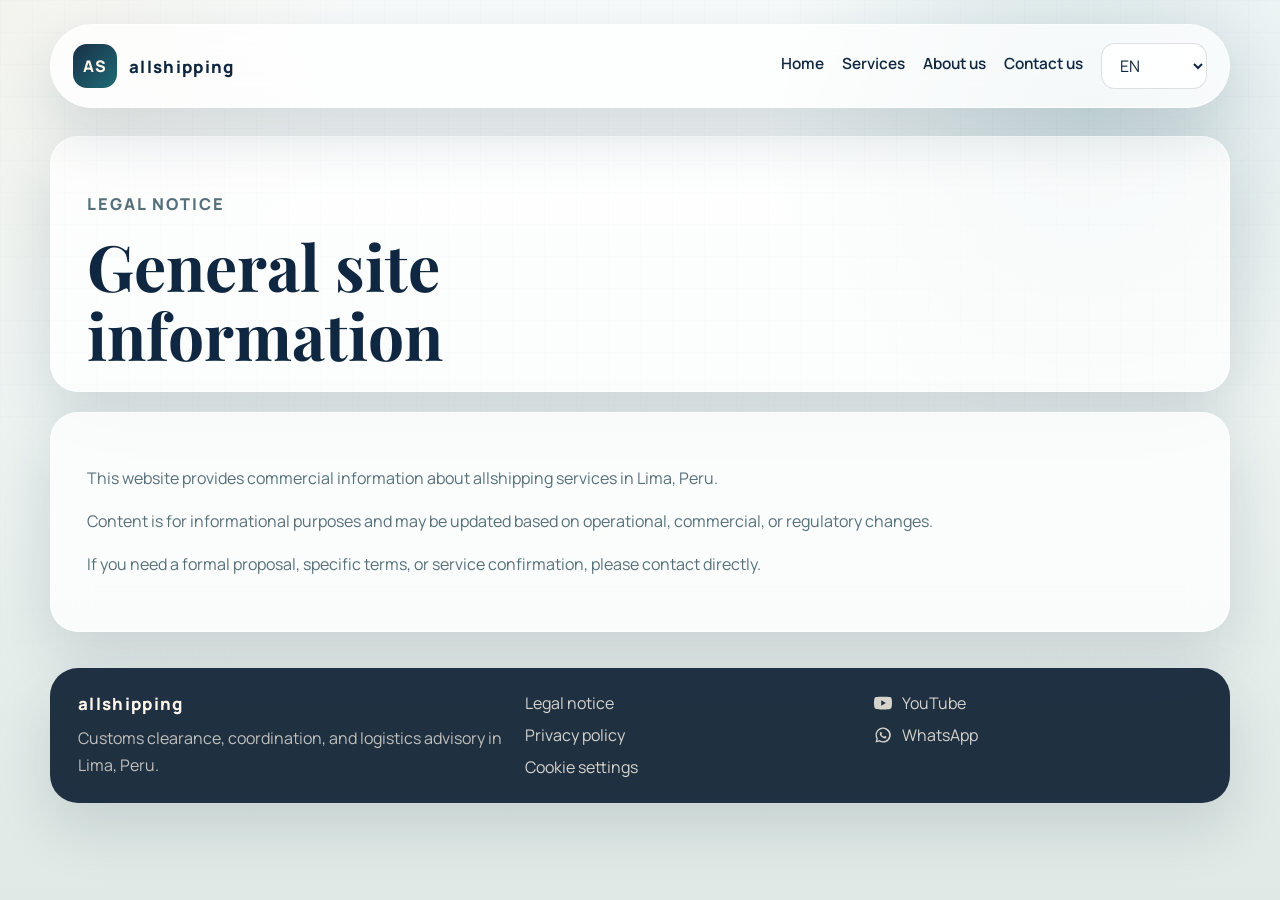
<file: legal.html>
<!DOCTYPE html>
<html lang="es">
  <head>
    <meta charset="UTF-8" />
    <meta name="viewport" content="width=device-width, initial-scale=1.0" />
    <title>Aviso legal | allshipping</title>
    <meta name="description" content="Aviso legal del sitio web de All Shipping." />
    <link rel="canonical" href="https://isaacve.github.io/allshipping/legal.html" />
    <meta name="robots" content="index,follow" />
    <link rel="preconnect" href="https://fonts.googleapis.com" />
    <link rel="preconnect" href="https://fonts.gstatic.com" crossorigin />
    <link
      href="https://fonts.googleapis.com/css2?family=Manrope:wght@400;500;700;800&family=Playfair+Display:wght@700&family=Noto+Sans+TC:wght@400;500;700&display=swap"
      rel="stylesheet"
    />
    <link rel="stylesheet" href="styles.css" />
    <script defer src="translations.js" charset="utf-8"></script>
    <script defer src="script.js" charset="utf-8"></script>
  </head>
  <body data-page="legal">
    <div class="site-shell">
      <header class="topbar">
        <a class="brand" href="index.html" aria-label="allshipping">
          <span class="brand-mark">AS</span>
          <span class="brand-text">allshipping</span>
        </a>
        <button class="menu-toggle" type="button" aria-expanded="false" aria-controls="site-menu">
          <span class="menu-toggle-bar"></span>
          <span class="menu-toggle-bar"></span>
          <span class="menu-toggle-bar"></span>
          <span class="sr-only" data-i18n="nav.menu">Abrir menú</span>
        </button>
        <div class="topbar-actions">
          <div class="site-menu" id="site-menu">
          <nav class="main-nav" aria-label="Principal">
            <a href="index.html" data-i18n="nav.home">Inicio</a>
            <a href="services.html" data-i18n="nav.services">Servicios</a>
            <a href="about.html" data-i18n="nav.about">Sobre nosotros</a>
            <a href="contact.html" data-i18n="nav.contact">Contáctanos</a>
          </nav>
          <label class="language-switcher">
            <span class="sr-only" data-i18n="language.label">Seleccionar idioma</span>
            <select id="language-select" aria-label="Language selector">
              <option value="es">ES</option>
              <option value="en">EN</option>
              <option value="zh-Hant">繁中</option>
            </select>
          </label>
          </div>
        </div>
      </header>

      <main class="page-main legal-page">
        <section class="page-hero compact-hero">
          <p class="eyebrow" data-i18n="legal.eyebrow">Aviso legal</p>
          <h1 data-i18n="legal.title">Información general del sitio</h1>
        </section>
        <section class="legal-content">
          <p data-i18n="legal.p1">
            Este sitio web presenta información comercial sobre los servicios de allshipping en Lima, Perú.
          </p>
          <p data-i18n="legal.p2">
            El contenido tiene fines informativos y puede actualizarse según cambios operativos, comerciales o normativos.
          </p>
          <p data-i18n="legal.p3">
            Si necesitas una propuesta formal, condiciones específicas o confirmación sobre un servicio, contáctate directamente.
          </p>
        </section>
      </main>

      <footer class="site-footer">
        <div class="footer-brand">
          <span class="brand-text">allshipping</span>
          <p data-i18n="footer.tagline">Desaduanaje, coordinación y asesoría logística en Lima, Perú.</p>
        </div>
        <div class="footer-links">
          <a href="legal.html" data-i18n="footer.legal">Aviso legal</a>
          <a href="privacy.html" data-i18n="footer.privacy">Política de privacidad</a>
          <a href="cookies.html" data-i18n="footer.cookies">Configuración de cookies</a>
        </div>
        <div class="footer-links">
          <a class="social-link" href="https://www.youtube.com/@AllShipping" target="_blank" rel="noreferrer">
            <span class="social-icon" aria-hidden="true">
              <svg viewBox="0 0 24 24" focusable="false"><path d="M23.5 6.2a3 3 0 0 0-2.1-2.1C19.5 3.5 12 3.5 12 3.5s-7.5 0-9.4.6A3 3 0 0 0 .5 6.2 31.8 31.8 0 0 0 0 12a31.8 31.8 0 0 0 .5 5.8 3 3 0 0 0 2.1 2.1c1.9.6 9.4.6 9.4.6s7.5 0 9.4-.6a3 3 0 0 0 2.1-2.1A31.8 31.8 0 0 0 24 12a31.8 31.8 0 0 0-.5-5.8ZM9.6 15.6V8.4l6.2 3.6-6.2 3.6Z"/></svg>
            </span>
            <span>YouTube</span>
          </a>
          <a class="social-link" href="https://wa.me/51920489288" target="_blank" rel="noreferrer">
            <span class="social-icon" aria-hidden="true">
              <svg viewBox="0 0 24 24" focusable="false"><path d="M12 2a10 10 0 0 0-8.7 14.9L2 22l5.3-1.4A10 10 0 1 0 12 2Zm0 18.2a8.2 8.2 0 0 1-4.2-1.2l-.3-.2-3.1.8.8-3-.2-.3A8.2 8.2 0 1 1 12 20.2Zm4.5-6.1c-.2-.1-1.4-.7-1.6-.8-.2-.1-.4-.1-.5.1l-.7.9c-.1.1-.3.2-.4.1a6.7 6.7 0 0 1-3.3-2.9c-.1-.2 0-.3.1-.4l.3-.4.2-.4c.1-.1 0-.3 0-.4l-.7-1.7c-.1-.3-.3-.3-.5-.3h-.4c-.2 0-.4.1-.6.3-.2.3-.8.8-.8 1.9s.8 2.3.9 2.5a9.3 9.3 0 0 0 4 3.5c1.8.8 1.8.5 2.2.5.7-.1 1.4-.6 1.6-1.1.2-.6.2-1 .1-1.1-.1-.1-.3-.2-.5-.3Z"/></svg>
            </span>
            <span>WhatsApp</span>
          </a>
        </div>
      </footer>
    </div>
  </body>
</html>
</file>
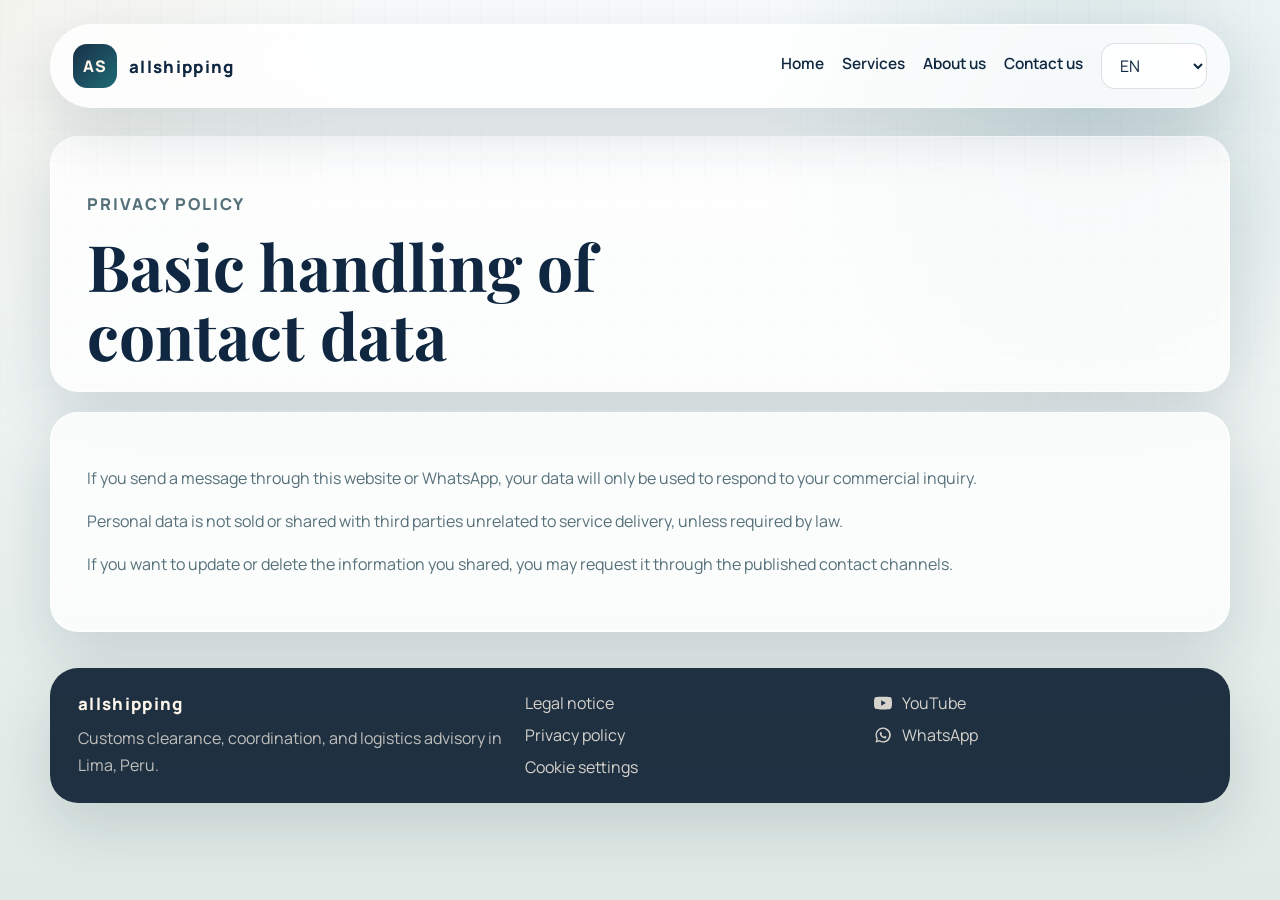
<file: privacy.html>
<!DOCTYPE html>
<html lang="es">
  <head>
    <meta charset="UTF-8" />
    <meta name="viewport" content="width=device-width, initial-scale=1.0" />
    <title>Política de privacidad | allshipping</title>
    <meta name="description" content="Política de privacidad de All Shipping." />
    <link rel="canonical" href="https://isaacve.github.io/allshipping/privacy.html" />
    <meta name="robots" content="index,follow" />
    <link rel="preconnect" href="https://fonts.googleapis.com" />
    <link rel="preconnect" href="https://fonts.gstatic.com" crossorigin />
    <link
      href="https://fonts.googleapis.com/css2?family=Manrope:wght@400;500;700;800&family=Playfair+Display:wght@700&family=Noto+Sans+TC:wght@400;500;700&display=swap"
      rel="stylesheet"
    />
    <link rel="stylesheet" href="styles.css" />
    <script defer src="translations.js" charset="utf-8"></script>
    <script defer src="script.js" charset="utf-8"></script>
  </head>
  <body data-page="privacy">
    <div class="site-shell">
      <header class="topbar">
        <a class="brand" href="index.html" aria-label="allshipping">
          <span class="brand-mark">AS</span>
          <span class="brand-text">allshipping</span>
        </a>
        <button class="menu-toggle" type="button" aria-expanded="false" aria-controls="site-menu">
          <span class="menu-toggle-bar"></span>
          <span class="menu-toggle-bar"></span>
          <span class="menu-toggle-bar"></span>
          <span class="sr-only" data-i18n="nav.menu">Abrir menú</span>
        </button>
        <div class="topbar-actions">
          <div class="site-menu" id="site-menu">
          <nav class="main-nav" aria-label="Principal">
            <a href="index.html" data-i18n="nav.home">Inicio</a>
            <a href="services.html" data-i18n="nav.services">Servicios</a>
            <a href="about.html" data-i18n="nav.about">Sobre nosotros</a>
            <a href="contact.html" data-i18n="nav.contact">Contáctanos</a>
          </nav>
          <label class="language-switcher">
            <span class="sr-only" data-i18n="language.label">Seleccionar idioma</span>
            <select id="language-select" aria-label="Language selector">
              <option value="es">ES</option>
              <option value="en">EN</option>
              <option value="zh-Hant">繁中</option>
            </select>
          </label>
          </div>
        </div>
      </header>

      <main class="page-main legal-page">
        <section class="page-hero compact-hero">
          <p class="eyebrow" data-i18n="privacy.eyebrow">Política de privacidad</p>
          <h1 data-i18n="privacy.title">Tratamiento básico de datos de contacto</h1>
        </section>
        <section class="legal-content">
          <p data-i18n="privacy.p1">
            Si envías un mensaje mediante esta web o por WhatsApp, tus datos se utilizarán únicamente para responder tu consulta comercial.
          </p>
          <p data-i18n="privacy.p2">
            No se venden ni comparten datos personales con terceros ajenos a la prestación del servicio, salvo obligación legal.
          </p>
          <p data-i18n="privacy.p3">
            Si deseas actualizar o eliminar la información que compartiste, puedes solicitarlo por los canales de contacto publicados.
          </p>
        </section>
      </main>

      <footer class="site-footer">
        <div class="footer-brand">
          <span class="brand-text">allshipping</span>
          <p data-i18n="footer.tagline">Desaduanaje, coordinación y asesoría logística en Lima, Perú.</p>
        </div>
        <div class="footer-links">
          <a href="legal.html" data-i18n="footer.legal">Aviso legal</a>
          <a href="privacy.html" data-i18n="footer.privacy">Política de privacidad</a>
          <a href="cookies.html" data-i18n="footer.cookies">Configuración de cookies</a>
        </div>
        <div class="footer-links">
          <a class="social-link" href="https://www.youtube.com/@AllShipping" target="_blank" rel="noreferrer">
            <span class="social-icon" aria-hidden="true">
              <svg viewBox="0 0 24 24" focusable="false"><path d="M23.5 6.2a3 3 0 0 0-2.1-2.1C19.5 3.5 12 3.5 12 3.5s-7.5 0-9.4.6A3 3 0 0 0 .5 6.2 31.8 31.8 0 0 0 0 12a31.8 31.8 0 0 0 .5 5.8 3 3 0 0 0 2.1 2.1c1.9.6 9.4.6 9.4.6s7.5 0 9.4-.6a3 3 0 0 0 2.1-2.1A31.8 31.8 0 0 0 24 12a31.8 31.8 0 0 0-.5-5.8ZM9.6 15.6V8.4l6.2 3.6-6.2 3.6Z"/></svg>
            </span>
            <span>YouTube</span>
          </a>
          <a class="social-link" href="https://wa.me/51920489288" target="_blank" rel="noreferrer">
            <span class="social-icon" aria-hidden="true">
              <svg viewBox="0 0 24 24" focusable="false"><path d="M12 2a10 10 0 0 0-8.7 14.9L2 22l5.3-1.4A10 10 0 1 0 12 2Zm0 18.2a8.2 8.2 0 0 1-4.2-1.2l-.3-.2-3.1.8.8-3-.2-.3A8.2 8.2 0 1 1 12 20.2Zm4.5-6.1c-.2-.1-1.4-.7-1.6-.8-.2-.1-.4-.1-.5.1l-.7.9c-.1.1-.3.2-.4.1a6.7 6.7 0 0 1-3.3-2.9c-.1-.2 0-.3.1-.4l.3-.4.2-.4c.1-.1 0-.3 0-.4l-.7-1.7c-.1-.3-.3-.3-.5-.3h-.4c-.2 0-.4.1-.6.3-.2.3-.8.8-.8 1.9s.8 2.3.9 2.5a9.3 9.3 0 0 0 4 3.5c1.8.8 1.8.5 2.2.5.7-.1 1.4-.6 1.6-1.1.2-.6.2-1 .1-1.1-.1-.1-.3-.2-.5-.3Z"/></svg>
            </span>
            <span>WhatsApp</span>
          </a>
        </div>
      </footer>
    </div>
  </body>
</html>
</file>
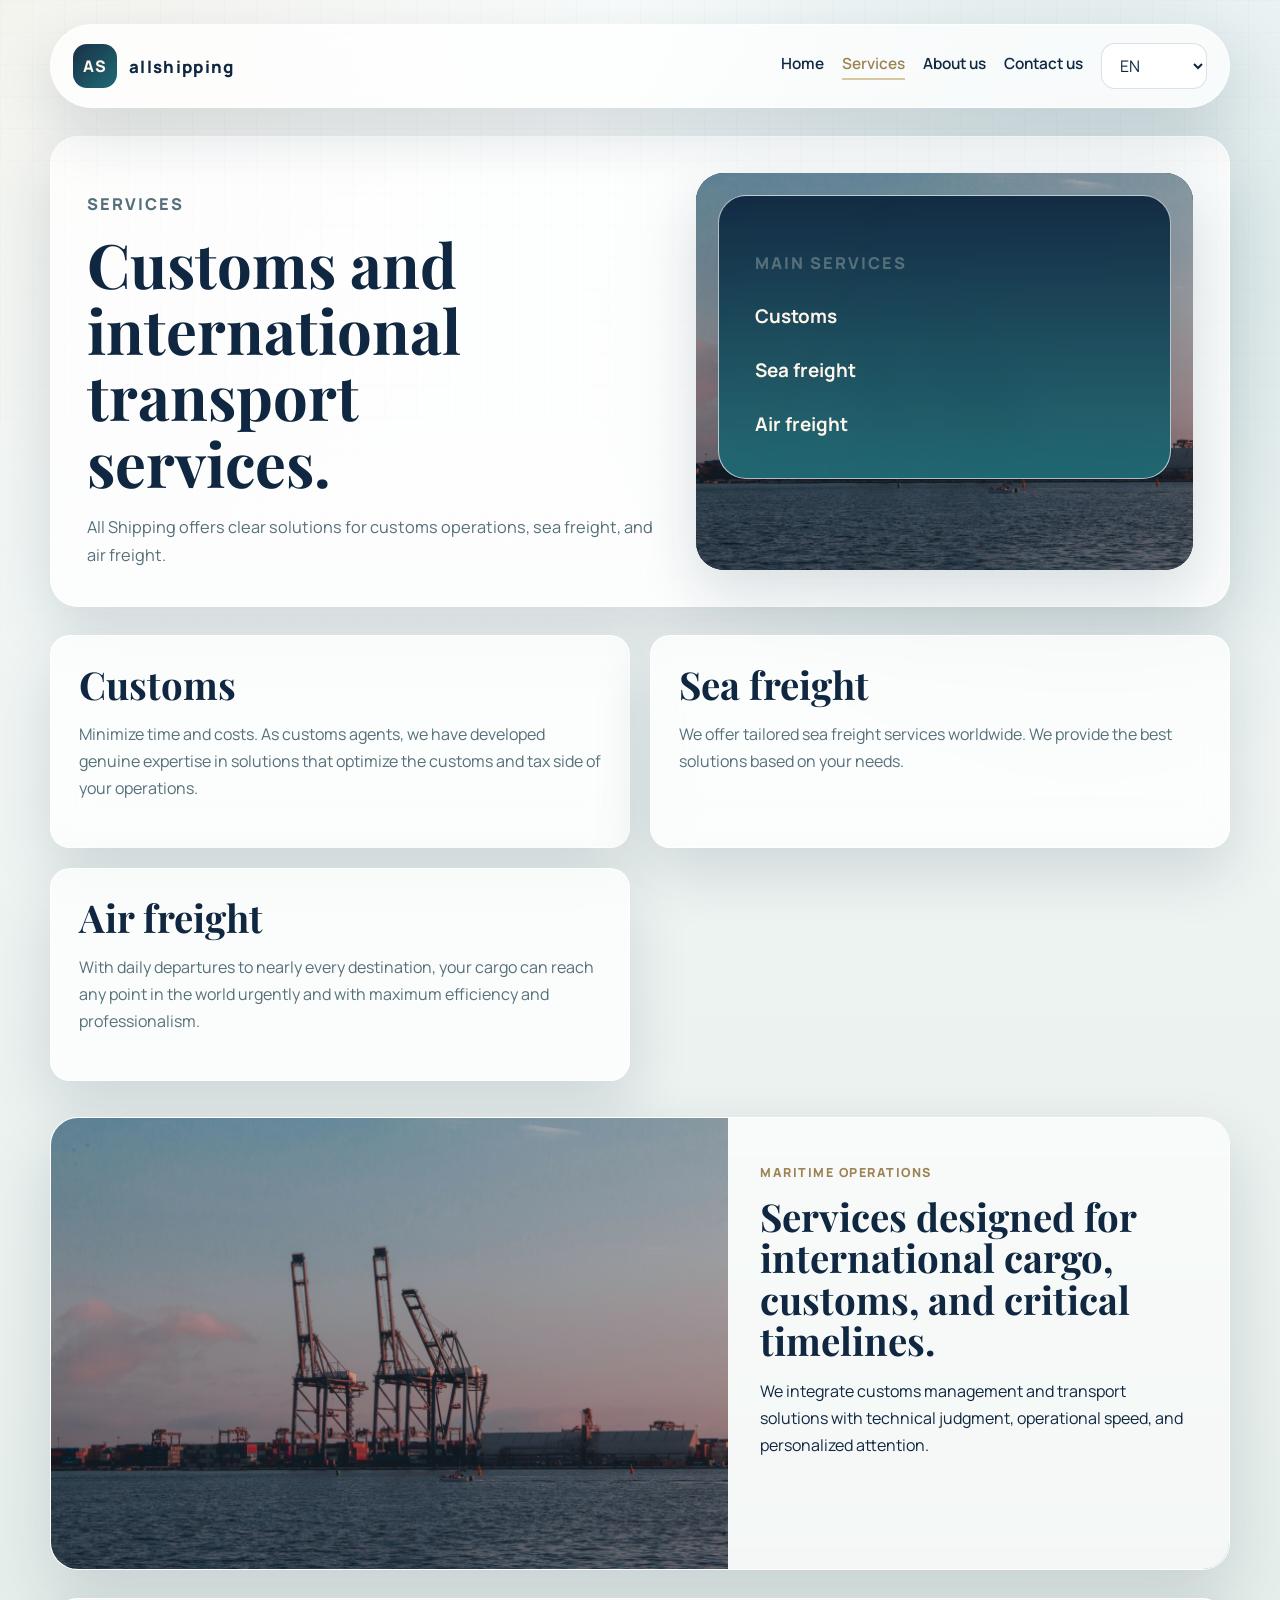
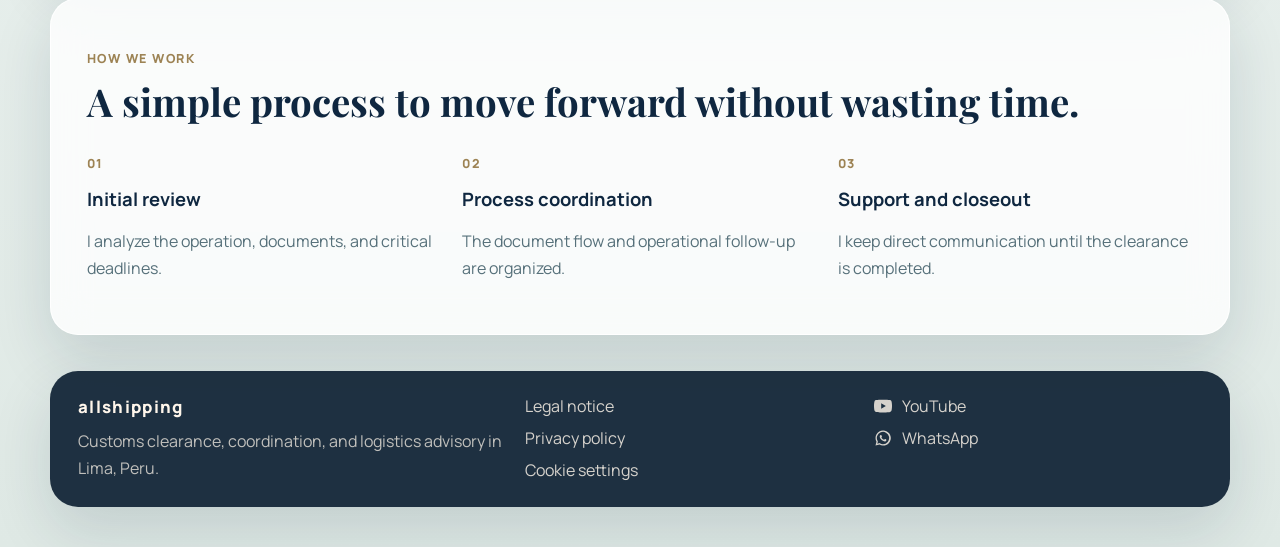
<file: services.html>
<!DOCTYPE html>
<html lang="es">
  <head>
    <meta charset="UTF-8" />
    <meta name="viewport" content="width=device-width, initial-scale=1.0" />
    <title>Servicios | allshipping</title>
    <meta
      name="description"
      content="Servicios de aduanas, transporte marítimo y transporte aéreo de All Shipping en Lima, Perú."
    />
    <link rel="canonical" href="https://isaacve.github.io/allshipping/services.html" />
    <meta name="robots" content="index,follow" />
    <meta property="og:type" content="website" />
    <meta property="og:site_name" content="All Shipping" />
    <meta property="og:title" content="Servicios | All Shipping" />
    <meta
      property="og:description"
      content="Aduanas, transporte marítimo y transporte aéreo para operaciones internacionales."
    />
    <meta property="og:url" content="https://isaacve.github.io/allshipping/services.html" />
    <meta property="og:image" content="https://isaacve.github.io/allshipping/assets/port-cranes.jpg" />
    <meta name="twitter:card" content="summary_large_image" />
    <meta name="twitter:title" content="Servicios | All Shipping" />
    <meta
      name="twitter:description"
      content="Aduanas, transporte marítimo y transporte aéreo para operaciones internacionales."
    />
    <meta name="twitter:image" content="https://isaacve.github.io/allshipping/assets/port-cranes.jpg" />
    <link rel="preconnect" href="https://fonts.googleapis.com" />
    <link rel="preconnect" href="https://fonts.gstatic.com" crossorigin />
    <link
      href="https://fonts.googleapis.com/css2?family=Manrope:wght@400;500;700;800&family=Playfair+Display:wght@700&family=Noto+Sans+TC:wght@400;500;700&display=swap"
      rel="stylesheet"
    />
    <link rel="stylesheet" href="styles.css" />
    <script type="application/ld+json">
      {
        "@context": "https://schema.org",
        "@type": "Service",
        "name": "Servicios de comercio exterior de All Shipping",
        "provider": {
          "@type": "Organization",
          "name": "All Shipping",
          "url": "https://isaacve.github.io/allshipping/"
        },
        "serviceType": ["Aduanas", "Transporte marítimo", "Transporte aéreo"],
        "areaServed": {
          "@type": "Country",
          "name": "Perú"
        },
        "url": "https://isaacve.github.io/allshipping/services.html",
        "description": "Servicios de aduanas, transporte marítimo y transporte aéreo para operaciones internacionales."
      }
    </script>
    <script defer src="translations.js" charset="utf-8"></script>
    <script defer src="script.js" charset="utf-8"></script>
  </head>
  <body data-page="services">
    <div class="site-shell">
      <header class="topbar">
        <a class="brand" href="index.html" aria-label="allshipping">
          <span class="brand-mark">AS</span>
          <span class="brand-text">allshipping</span>
        </a>
        <button class="menu-toggle" type="button" aria-expanded="false" aria-controls="site-menu">
          <span class="menu-toggle-bar"></span>
          <span class="menu-toggle-bar"></span>
          <span class="menu-toggle-bar"></span>
          <span class="sr-only" data-i18n="nav.menu">Abrir menú</span>
        </button>
        <div class="topbar-actions">
          <div class="site-menu" id="site-menu">
          <nav class="main-nav" aria-label="Principal">
            <a href="index.html" data-i18n="nav.home">Inicio</a>
            <a href="services.html" data-i18n="nav.services">Servicios</a>
            <a href="about.html" data-i18n="nav.about">Sobre nosotros</a>
            <a href="contact.html" data-i18n="nav.contact">Contáctanos</a>
          </nav>
          <label class="language-switcher">
            <span class="sr-only" data-i18n="language.label">Seleccionar idioma</span>
            <select id="language-select" aria-label="Language selector">
              <option value="es">ES</option>
              <option value="en">EN</option>
              <option value="zh-Hant">繁中</option>
            </select>
          </label>
          </div>
        </div>
      </header>

      <main class="page-main">
        <section class="page-hero services-hero">
          <div class="services-hero-copy">
            <p class="eyebrow" data-i18n="services.eyebrow">Servicios</p>
            <h1 data-i18n="services.title">Servicios de aduanas y transporte internacional.</h1>
            <p data-i18n="services.description">
              All Shipping ofrece soluciones claras para operaciones aduaneras, transporte marítimo y
              transporte aéreo.
            </p>
          </div>
          <figure class="hero-media services-media">
            <img
              src="assets/port-cranes.jpg"
              alt="Grúas portuarias y terminal marítimo"
              data-i18n-alt="services.heroAlt"
            />
            <figcaption class="hero-card">
              <p class="hero-card-kicker" data-i18n="services.panelLabel">Servicios principales</p>
              <ul class="stat-list services-stat-list">
                <li>
                  <strong data-i18n="services.card1Title">Aduanas</strong>
                </li>
                <li>
                  <strong data-i18n="services.card2Title">Transporte marítimo</strong>
                </li>
                <li>
                  <strong data-i18n="services.card3Title">Transporte aéreo</strong>
                </li>
              </ul>
            </figcaption>
          </figure>
        </section>

        <section class="service-grid">
          <article class="service-card">
            <h2 data-i18n="services.card1Title">Aduanas</h2>
            <p data-i18n="services.card1Text">
              Minimiza tiempo y costos. Como agentes de aduana hemos desarrollado una verdadera especialidad en soluciones que optimizan la parte aduanera y fiscal de tus operaciones.
            </p>
          </article>
          <article class="service-card">
            <h2 data-i18n="services.card2Title">Transporte marítimo</h2>
            <p data-i18n="services.card2Text">
              Ofrecemos servicios de transporte marítimo personalizados en todo el mundo. Te brindamos las mejores soluciones en función de tus necesidades.
            </p>
          </article>
          <article class="service-card">
            <h2 data-i18n="services.card3Title">Transporte aéreo</h2>
            <p data-i18n="services.card3Text">
              Con salidas diarias a casi todos los destinos, tu mercancía puede llegar a cualquier punto del mundo de manera urgente y con la máxima eficacia y profesionalidad.
            </p>
          </article>
        </section>

        <section class="service-visual">
          <img
            src="assets/port-cranes.jpg"
            alt="Grúas portuarias frente al mar"
            data-i18n-alt="services.visualAlt"
          />
          <div class="service-visual-copy">
            <p class="section-label" data-i18n="services.visualLabel">Operación marítima</p>
            <h2 data-i18n="services.visualTitle">Servicios pensados para carga internacional, aduanas y tiempos críticos.</h2>
            <p data-i18n="services.visualText">
              Integramos gestión aduanera y soluciones de transporte para responder con criterio técnico, rapidez operativa y atención personalizada.
            </p>
          </div>
        </section>

        <section class="timeline-section">
          <div>
            <p class="section-label" data-i18n="services.processLabel">Cómo trabajamos</p>
            <h2 data-i18n="services.processTitle">Un proceso simple para avanzar sin perder tiempo.</h2>
          </div>
          <div class="timeline">
            <div>
              <span>01</span>
              <h3 data-i18n="services.step1Title">Revisión inicial</h3>
              <p data-i18n="services.step1Text">Analizo la operación, documentos y plazos críticos.</p>
            </div>
            <div>
              <span>02</span>
              <h3 data-i18n="services.step2Title">Coordinación del trámite</h3>
              <p data-i18n="services.step2Text">Se organiza el flujo documental y el seguimiento operativo.</p>
            </div>
            <div>
              <span>03</span>
              <h3 data-i18n="services.step3Title">Acompañamiento y cierre</h3>
              <p data-i18n="services.step3Text">Mantengo comunicación directa hasta completar el despacho.</p>
            </div>
          </div>
        </section>
      </main>

      <footer class="site-footer">
        <div class="footer-brand">
          <span class="brand-text">allshipping</span>
          <p data-i18n="footer.tagline">Desaduanaje, coordinación y asesoría logística en Lima, Perú.</p>
        </div>
        <div class="footer-links">
          <a href="legal.html" data-i18n="footer.legal">Aviso legal</a>
          <a href="privacy.html" data-i18n="footer.privacy">Política de privacidad</a>
          <a href="cookies.html" data-i18n="footer.cookies">Configuración de cookies</a>
        </div>
        <div class="footer-links">
          <a class="social-link" href="https://www.youtube.com/@AllShipping" target="_blank" rel="noreferrer">
            <span class="social-icon" aria-hidden="true">
              <svg viewBox="0 0 24 24" focusable="false"><path d="M23.5 6.2a3 3 0 0 0-2.1-2.1C19.5 3.5 12 3.5 12 3.5s-7.5 0-9.4.6A3 3 0 0 0 .5 6.2 31.8 31.8 0 0 0 0 12a31.8 31.8 0 0 0 .5 5.8 3 3 0 0 0 2.1 2.1c1.9.6 9.4.6 9.4.6s7.5 0 9.4-.6a3 3 0 0 0 2.1-2.1A31.8 31.8 0 0 0 24 12a31.8 31.8 0 0 0-.5-5.8ZM9.6 15.6V8.4l6.2 3.6-6.2 3.6Z"/></svg>
            </span>
            <span>YouTube</span>
          </a>
          <a class="social-link" href="https://wa.me/51920489288" target="_blank" rel="noreferrer">
            <span class="social-icon" aria-hidden="true">
              <svg viewBox="0 0 24 24" focusable="false"><path d="M12 2a10 10 0 0 0-8.7 14.9L2 22l5.3-1.4A10 10 0 1 0 12 2Zm0 18.2a8.2 8.2 0 0 1-4.2-1.2l-.3-.2-3.1.8.8-3-.2-.3A8.2 8.2 0 1 1 12 20.2Zm4.5-6.1c-.2-.1-1.4-.7-1.6-.8-.2-.1-.4-.1-.5.1l-.7.9c-.1.1-.3.2-.4.1a6.7 6.7 0 0 1-3.3-2.9c-.1-.2 0-.3.1-.4l.3-.4.2-.4c.1-.1 0-.3 0-.4l-.7-1.7c-.1-.3-.3-.3-.5-.3h-.4c-.2 0-.4.1-.6.3-.2.3-.8.8-.8 1.9s.8 2.3.9 2.5a9.3 9.3 0 0 0 4 3.5c1.8.8 1.8.5 2.2.5.7-.1 1.4-.6 1.6-1.1.2-.6.2-1 .1-1.1-.1-.1-.3-.2-.5-.3Z"/></svg>
            </span>
            <span>WhatsApp</span>
          </a>
        </div>
      </footer>
    </div>
  </body>
</html>
</file>
<file: styles.css>
:root {
  /* Brand tokens */
  --color-brand-navy-900: #0f2740;
  --color-brand-navy-800: #1f6b75;
  --color-brand-navy-950: #0b1d30;
  --color-brand-gold-500: #d9c7a2;
  --color-brand-gold-700: #9d8354;
  --color-brand-gold-600: #c2ae86;

  /* Text tokens */
  --color-text-primary: var(--color-brand-navy-900);
  --color-text-secondary: #56707a;
  --color-text-on-dark: #fff6eb;
  --color-text-on-dark-soft: rgba(255, 246, 235, 0.82);
  --color-text-on-dark-muted: rgba(255, 246, 235, 0.72);
  --color-text-white: #ffffff;
  --color-text-button: #fffaf4;

  /* Surface tokens */
  --color-canvas-base: #edf3f1;
  --color-canvas-top: #f8fbfb;
  --color-canvas-bottom: #dfe9e5;
  --surface-header: rgba(255, 255, 255, 0.76);
  --surface-panel: rgba(255, 255, 255, 0.8);
  --surface-panel-strong: rgba(255, 255, 255, 0.88);
  --surface-card: rgba(255, 255, 255, 0.78);
  --surface-card-strong: rgba(255, 255, 255, 0.88);
  --surface-warm: rgba(244, 248, 246, 0.88);
  --surface-warm-strong: rgba(248, 251, 249, 0.96);
  --surface-dropdown: rgba(255, 255, 255, 0.98);

  /* Border tokens */
  --border-soft: rgba(15, 39, 64, 0.14);
  --border-subtle: rgba(15, 39, 64, 0.1);
  --border-white-soft: rgba(255, 255, 255, 0.68);
  --border-white: rgba(255, 255, 255, 0.74);
  --border-white-strong: rgba(255, 255, 255, 0.8);
  --border-white-bright: rgba(255, 255, 255, 0.86);
  --border-white-max: rgba(255, 255, 255, 0.9);

  /* Shadow tokens */
  --shadow-elevated: 0 24px 60px rgba(15, 39, 64, 0.14);
  --shadow-accent: 0 16px 34px rgba(194, 174, 134, 0.3);

  /* Overlay tokens */
  --overlay-grid: rgba(15, 39, 64, 0.03);
  --overlay-mask: rgba(0, 0, 0, 0.4);
  --overlay-media-top: rgba(11, 29, 48, 0.06);
  --overlay-media-bottom: rgba(11, 29, 48, 0.42);
  --overlay-about-hero-1: rgba(255, 255, 255, 0.97);
  --overlay-about-hero-2: rgba(255, 255, 255, 0.94);
  --overlay-about-hero-3: rgba(255, 255, 255, 0.68);
  --overlay-about-hero-4: rgba(255, 255, 255, 0.18);
  --overlay-about-hero-mobile-1: rgba(255, 255, 255, 0.9);
  --overlay-about-hero-mobile-2: rgba(255, 255, 255, 0.92);
  --overlay-about-hero-mobile-3: rgba(255, 255, 255, 0.96);

  /* Gradient tokens */
  --gradient-page:
    radial-gradient(circle at top left, rgba(217, 199, 162, 0.14), transparent 24%),
    radial-gradient(circle at 85% 12%, rgba(31, 107, 117, 0.16), transparent 24%),
    linear-gradient(180deg, var(--color-canvas-top) 0%, var(--color-canvas-bottom) 100%);
  --gradient-brand: linear-gradient(135deg, rgba(15, 39, 64, 0.96) 0%, var(--color-brand-navy-800) 100%);
  --gradient-panel-dark:
    linear-gradient(180deg, rgba(15, 39, 64, 0.96), rgba(31, 107, 117, 0.94)),
    linear-gradient(120deg, rgba(217, 199, 162, 0.18), transparent 40%);
  --gradient-accent: linear-gradient(135deg, var(--color-brand-gold-500) 0%, var(--color-brand-gold-600) 100%);

  /* Legacy aliases kept intentionally for easy migration */
  --bg: var(--color-canvas-base);
  --bg-soft: var(--surface-header);
  --surface: rgba(15, 39, 64, 0.92);
  --surface-soft: rgba(255, 255, 255, 0.78);
  --text: var(--color-text-primary);
  --muted: var(--color-text-secondary);
  --accent: var(--color-brand-gold-500);
  --accent-dark: var(--color-brand-gold-700);
  --line: var(--border-soft);
  --shadow: var(--shadow-elevated);
  --radius-xl: 28px;
  --radius-lg: 20px;
  --radius-md: 14px;
}

* {
  box-sizing: border-box;
}

html {
  scroll-behavior: smooth;
}

body {
  margin: 0;
  font-family: "Manrope", "Noto Sans TC", sans-serif;
  color: var(--text);
  background: var(--gradient-page);
  min-height: 100vh;
}

body::before {
  content: "";
  position: fixed;
  inset: 0;
  pointer-events: none;
  background-image:
    linear-gradient(var(--overlay-grid) 1px, transparent 1px),
    linear-gradient(90deg, var(--overlay-grid) 1px, transparent 1px);
  background-size: 32px 32px;
  mask-image: linear-gradient(180deg, var(--overlay-mask), transparent 88%);
}

.site-shell {
  width: min(1180px, calc(100% - 32px));
  margin: 0 auto;
  padding: 24px 0 40px;
}

.topbar,
.site-footer,
.hero,
.feature-card,
.hero-card,
.split-section,
.service-card,
.timeline-section,
.about-panel,
.quote-section,
.contact-panel,
.contact-form,
.legal-content {
  backdrop-filter: blur(18px);
}

.topbar {
  display: flex;
  align-items: center;
  justify-content: space-between;
  gap: 20px;
  padding: 18px 22px;
  background: var(--surface-header);
  border: 1px solid var(--border-white);
  border-radius: 999px;
  box-shadow: var(--shadow);
  position: sticky;
  top: 16px;
  z-index: 20;
}

.brand {
  display: inline-flex;
  align-items: center;
  gap: 12px;
  color: inherit;
  text-decoration: none;
}

.brand-mark {
  width: 44px;
  height: 44px;
  border-radius: 14px;
  display: grid;
  place-items: center;
  background: var(--gradient-brand);
  color: var(--color-text-on-dark);
  font-weight: 800;
  letter-spacing: 0.08em;
}

.brand-text {
  font-size: 1.05rem;
  font-weight: 800;
  letter-spacing: 0.08em;
  text-transform: lowercase;
}

.topbar-actions {
  display: flex;
  align-items: center;
  gap: 18px;
}

.site-menu {
  display: flex;
  align-items: center;
  gap: 18px;
}

.menu-toggle {
  display: none;
  width: 48px;
  height: 48px;
  border: 1px solid var(--line);
  border-radius: 14px;
  background: var(--surface-panel-strong);
  cursor: pointer;
  padding: 0;
  align-items: center;
  justify-content: center;
  gap: 4px;
  flex-direction: column;
}

.menu-toggle-bar {
  width: 20px;
  height: 2px;
  background: var(--text);
  border-radius: 999px;
  transition: transform 180ms ease, opacity 180ms ease;
}

.main-nav {
  display: flex;
  gap: 18px;
  flex-wrap: wrap;
}

.main-nav a,
.footer-links a,
.contact-link {
  color: inherit;
  text-decoration: none;
}

.social-link {
  display: inline-flex;
  align-items: center;
  gap: 10px;
}

.social-icon {
  width: 18px;
  height: 18px;
  display: inline-flex;
  align-items: center;
  justify-content: center;
  flex: 0 0 18px;
}

.social-icon svg {
  width: 100%;
  height: 100%;
  fill: currentColor;
}

.main-nav a {
  font-size: 0.96rem;
  font-weight: 600;
  padding-bottom: 4px;
  border-bottom: 2px solid transparent;
  transition: border-color 180ms ease, color 180ms ease;
}

.main-nav a:hover,
.main-nav a.active {
  color: var(--accent-dark);
  border-color: var(--accent);
}

.language-switcher select,
.contact-form input,
.contact-form textarea {
  font: inherit;
  color: var(--text);
  border: 1px solid var(--line);
  border-radius: 14px;
  background: var(--surface-panel-strong);
}

.language-switcher select {
  padding: 10px 38px 10px 14px;
  cursor: pointer;
}

.hero,
.page-hero,
.split-section,
.timeline-section,
.service-visual,
.about-photo,
.image-strip,
.about-layout,
.contact-layout {
  margin-top: 28px;
}

.hero {
  display: grid;
  grid-template-columns: minmax(0, 1.45fr) minmax(300px, 0.85fr);
  gap: 26px;
  align-items: start;
}

.hero-copy,
.hero-card,
.page-hero,
.split-section,
.timeline-section,
.quote-section,
.legal-content {
  padding: 36px;
  border-radius: var(--radius-xl);
  box-shadow: var(--shadow);
}

.hero-copy,
.page-hero,
.timeline-section,
.service-visual,
.about-photo,
.quote-section,
.legal-content {
  background: var(--surface-panel);
  border: 1px solid var(--border-white-max);
}

.hero-card,
.split-section,
.about-panel,
.media-card,
.contact-panel,
.contact-form {
  background: var(--surface-warm);
  border: 1px solid var(--border-white-soft);
  box-shadow: var(--shadow);
}

.eyebrow,
.section-label,
.hero-card-kicker,
.feature-index,
.timeline span {
  color: var(--accent-dark);
  text-transform: uppercase;
  letter-spacing: 0.12em;
  font-weight: 800;
  font-size: 0.78rem;
}

h1,
h2,
blockquote {
  font-family: "Playfair Display", "Noto Sans TC", serif;
  line-height: 1.08;
  margin: 0;
}

h1 {
  font-size: clamp(2.7rem, 5.5vw, 5.2rem);
  margin-top: 12px;
  max-width: 12ch;
}

.page-hero h1 {
  max-width: 15ch;
  font-size: clamp(2.3rem, 5vw, 4.4rem);
}

h2 {
  font-size: clamp(1.7rem, 3.2vw, 2.4rem);
}

h3 {
  margin: 0 0 10px;
  font-size: 1.15rem;
}

p,
li,
input,
textarea {
  line-height: 1.7;
}

.hero-text,
.page-hero p {
  margin: 18px 0 0;
  max-width: 64ch;
  color: var(--muted);
  font-size: 1.02rem;
}

.hero-actions {
  display: flex;
  gap: 14px;
  flex-wrap: wrap;
  margin-top: 28px;
}

.button {
  display: inline-flex;
  align-items: center;
  justify-content: center;
  padding: 14px 22px;
  border-radius: 999px;
  font-weight: 700;
  text-decoration: none;
  transition: transform 180ms ease, box-shadow 180ms ease, background 180ms ease;
}

.button:hover {
  transform: translateY(-1px);
}

.button-primary {
  background: var(--gradient-accent);
  color: var(--color-text-button);
  box-shadow: var(--shadow-accent);
  border: 0;
  cursor: pointer;
}

.button-secondary {
  color: var(--text);
  background: var(--surface-card-strong);
  border: 1px solid var(--border-subtle);
}

.hero-card {
  color: var(--color-text-on-dark);
  background: var(--gradient-panel-dark);
}

.hero-media,
.service-visual,
.about-photo,
.media-card {
  position: relative;
  margin: 0;
  overflow: hidden;
  border-radius: var(--radius-xl);
  box-shadow: var(--shadow);
}

.hero-media {
  padding: 0;
}

.hero-media {
  min-height: 100%;
  background: var(--color-brand-navy-950);
}

.hero-media img,
.service-visual img,
.about-photo img,
.media-card img {
  display: block;
  width: 100%;
  height: 100%;
  object-fit: cover;
}

.hero-media img {
  min-height: 560px;
}

.hero-media::after,
.service-visual::after,
.about-photo::after,
.media-card::after {
  content: "";
  position: absolute;
  inset: 0;
  background: linear-gradient(180deg, var(--overlay-media-top), var(--overlay-media-bottom));
  pointer-events: none;
}

.hero-media .hero-card {
  position: absolute;
  left: 22px;
  right: 22px;
  bottom: 22px;
  z-index: 1;
  margin: 0;
}

.services-media .hero-card {
  top: 22px;
  bottom: auto;
}

.stat-list,
.value-list {
  margin: 20px 0 0;
  padding: 0;
  list-style: none;
}

.stat-list li + li,
.value-list li + li {
  margin-top: 18px;
}

.stat-list strong {
  display: block;
  margin-bottom: 4px;
  font-size: 1rem;
}

.feature-grid,
.service-grid {
  display: grid;
  gap: 20px;
  margin-top: 28px;
}

.feature-grid {
  grid-template-columns: repeat(3, minmax(0, 1fr));
}

.service-grid {
  grid-template-columns: repeat(2, minmax(0, 1fr));
}

.feature-card,
.service-card,
.about-panel,
.contact-panel,
.contact-form {
  padding: 28px;
  border-radius: var(--radius-lg);
}

.feature-card {
  background: var(--surface-card);
  border: 1px solid var(--border-white-bright);
  box-shadow: var(--shadow);
}

.service-card {
  background: var(--surface-card);
  border: 1px solid var(--border-white-bright);
  box-shadow: var(--shadow);
}

.feature-card p:last-child,
.service-card p,
.timeline p,
.check-list p,
.contact-panel p,
.legal-content p,
.about-panel p,
.value-list li {
  color: var(--muted);
}

.split-section {
  display: grid;
  grid-template-columns: minmax(0, 0.95fr) minmax(0, 1.05fr);
  gap: 28px;
}

.check-list {
  display: grid;
  gap: 22px;
}

.page-main {
  padding-bottom: 6px;
}

.services-hero {
  display: grid;
  grid-template-columns: minmax(0, 1.08fr) minmax(320px, 0.92fr);
  gap: 26px;
  align-items: stretch;
}

.about-hero {
  display: flex;
  align-items: center;
  min-height: 430px;
  background-image:
    linear-gradient(
      90deg,
      var(--overlay-about-hero-1) 0%,
      var(--overlay-about-hero-2) 46%,
      var(--overlay-about-hero-3) 64%,
      var(--overlay-about-hero-4) 100%
    ),
    url("assets/hero-maritime.jpg");
  background-position: center, right center;
  background-repeat: no-repeat;
  background-size: cover, 42% 100%;
}

.services-hero h1 {
  max-width: 12ch;
  font-size: clamp(2.4rem, 4.8vw, 4.6rem);
}

.about-hero h1 {
  max-width: 12ch;
}

.services-hero p {
  max-width: 58ch;
}

.about-hero p {
  max-width: 58ch;
}

.services-hero-copy {
  display: flex;
  flex-direction: column;
  justify-content: center;
}

.about-hero-copy {
  display: flex;
  flex-direction: column;
  justify-content: center;
  max-width: 62%;
}

.services-media img {
  min-height: 100%;
}

.services-stat-list strong {
  margin-bottom: 0;
  font-size: 1.18rem;
}

.services-stat-list li {
  padding: 2px 0;
}

.timeline {
  display: grid;
  grid-template-columns: repeat(3, minmax(0, 1fr));
  gap: 20px;
  margin-top: 28px;
}

.image-strip {
  margin-top: 28px;
}

.media-card,
.service-visual,
.about-photo {
  display: grid;
  grid-template-columns: minmax(0, 1.15fr) minmax(320px, 0.85fr);
  align-items: stretch;
}

.media-copy,
.service-visual-copy,
.about-photo-copy {
  position: relative;
  z-index: 1;
  padding: 32px;
  background: var(--surface-warm-strong);
}

.service-visual img,
.about-photo img,
.media-card img {
  min-height: 360px;
}

.service-visual {
  margin-top: 36px;
}

.about-photo {
  margin-top: 36px;
}

.timeline span {
  display: inline-block;
  margin-bottom: 14px;
}

.about-layout,
.contact-layout {
  display: grid;
  grid-template-columns: repeat(2, minmax(0, 1fr));
  gap: 24px;
}

.accent-panel {
  background: var(--gradient-panel-dark);
  color: var(--color-text-on-dark);
}

.accent-panel p,
.accent-panel li,
.accent-panel .section-label {
  color: inherit;
}

.quote-section {
  text-align: center;
  margin-top: 28px;
}

blockquote {
  font-size: clamp(1.8rem, 3vw, 2.6rem);
}

.quote-section p {
  margin: 18px 0 0;
  color: var(--muted);
}

.contact-panel {
  display: flex;
  flex-direction: column;
  gap: 14px;
}

.contact-link {
  font-size: 1.08rem;
  font-weight: 700;
}

.contact-link:hover {
  color: var(--accent-dark);
}

.contact-form {
  display: grid;
  gap: 18px;
}

.contact-form label {
  display: grid;
  gap: 8px;
  font-weight: 700;
}

.contact-form input,
.contact-form textarea {
  width: 100%;
  padding: 14px 16px;
}

.compact-hero {
  padding-bottom: 22px;
}

.legal-page .legal-content {
  margin-top: 20px;
}

.site-footer {
  display: grid;
  grid-template-columns: minmax(0, 1.3fr) repeat(2, minmax(0, 1fr));
  gap: 20px;
  margin-top: 30px;
  padding: 24px 28px;
  background: rgba(9, 28, 47, 0.9);
  border-radius: var(--radius-xl);
  color: var(--color-text-on-dark);
  box-shadow: var(--shadow);
}

.footer-brand p {
  margin: 10px 0 0;
  color: var(--color-text-on-dark-muted);
}

.footer-links {
  display: grid;
  gap: 10px;
  align-content: start;
}

.footer-links a {
  color: var(--color-text-on-dark-soft);
}

.footer-links a:hover {
  color: var(--color-text-white);
}

.sr-only {
  position: absolute;
  width: 1px;
  height: 1px;
  padding: 0;
  margin: -1px;
  overflow: hidden;
  clip: rect(0, 0, 0, 0);
  border: 0;
}

@media (max-width: 960px) {
  .topbar {
    border-radius: 26px;
  }

  .hero,
  .feature-grid,
  .split-section,
  .service-grid,
  .timeline,
  .services-hero,
  .about-hero,
  .service-visual,
  .about-photo,
  .media-card,
  .about-layout,
  .contact-layout,
  .site-footer {
    grid-template-columns: 1fr;
  }

  .topbar,
  .topbar-actions {
    flex-direction: column;
    align-items: stretch;
  }

  .language-switcher select {
    width: 100%;
  }

  h1,
  .page-hero h1 {
    max-width: none;
  }

  .hero-media img {
    min-height: 420px;
  }

  .about-hero {
    min-height: 380px;
    background-size: cover, 46% 100%;
  }

  .about-hero-copy {
    max-width: 100%;
  }
}

@media (max-width: 600px) {
  .site-shell {
    width: min(100% - 20px, 1180px);
    padding-top: 14px;
  }

  .hero-copy,
  .hero-card,
  .page-hero,
  .split-section,
  .timeline-section,
  .quote-section,
  .legal-content,
  .feature-card,
  .service-card,
  .about-panel,
  .contact-panel,
  .contact-form,
  .site-footer {
    padding: 24px;
  }

  h1 {
    font-size: clamp(2.2rem, 10vw, 3.4rem);
  }

  .hero-actions {
    flex-direction: column;
  }

  .button {
    width: 100%;
  }

  .topbar {
    position: sticky;
    align-items: center;
    flex-direction: row;
    flex-wrap: nowrap;
    border-radius: 28px;
    padding: 16px 18px;
    overflow: visible;
  }

  .topbar-actions {
    display: contents;
  }

  .menu-toggle {
    display: inline-flex;
    margin-left: auto;
  }

  .site-menu {
    display: none;
    position: absolute;
    left: 18px;
    right: 18px;
    top: calc(100% + 10px);
    width: auto;
    margin-top: 0;
    padding: 18px;
    border: 1px solid var(--border-white-strong);
    border-radius: 22px;
    background: var(--surface-dropdown);
    box-shadow: var(--shadow);
    flex-direction: column;
    align-items: stretch;
    gap: 16px;
    z-index: 30;
  }

  .topbar.menu-open .site-menu {
    display: flex;
  }

  .topbar.menu-open .menu-toggle-bar:nth-child(1) {
    transform: translateY(6px) rotate(45deg);
  }

  .topbar.menu-open .menu-toggle-bar:nth-child(2) {
    opacity: 0;
  }

  .topbar.menu-open .menu-toggle-bar:nth-child(3) {
    transform: translateY(-6px) rotate(-45deg);
  }

  .main-nav {
    flex-direction: column;
    gap: 6px;
  }

  .main-nav a {
    padding: 10px 0;
  }

  .about-hero {
    min-height: auto;
    background-image:
      linear-gradient(
        180deg,
        var(--overlay-about-hero-mobile-1) 0%,
        var(--overlay-about-hero-mobile-2) 52%,
        var(--overlay-about-hero-mobile-3) 100%
      ),
      url("assets/hero-maritime.jpg");
    background-position: center, center;
    background-size: cover, cover;
  }
}
</file>
